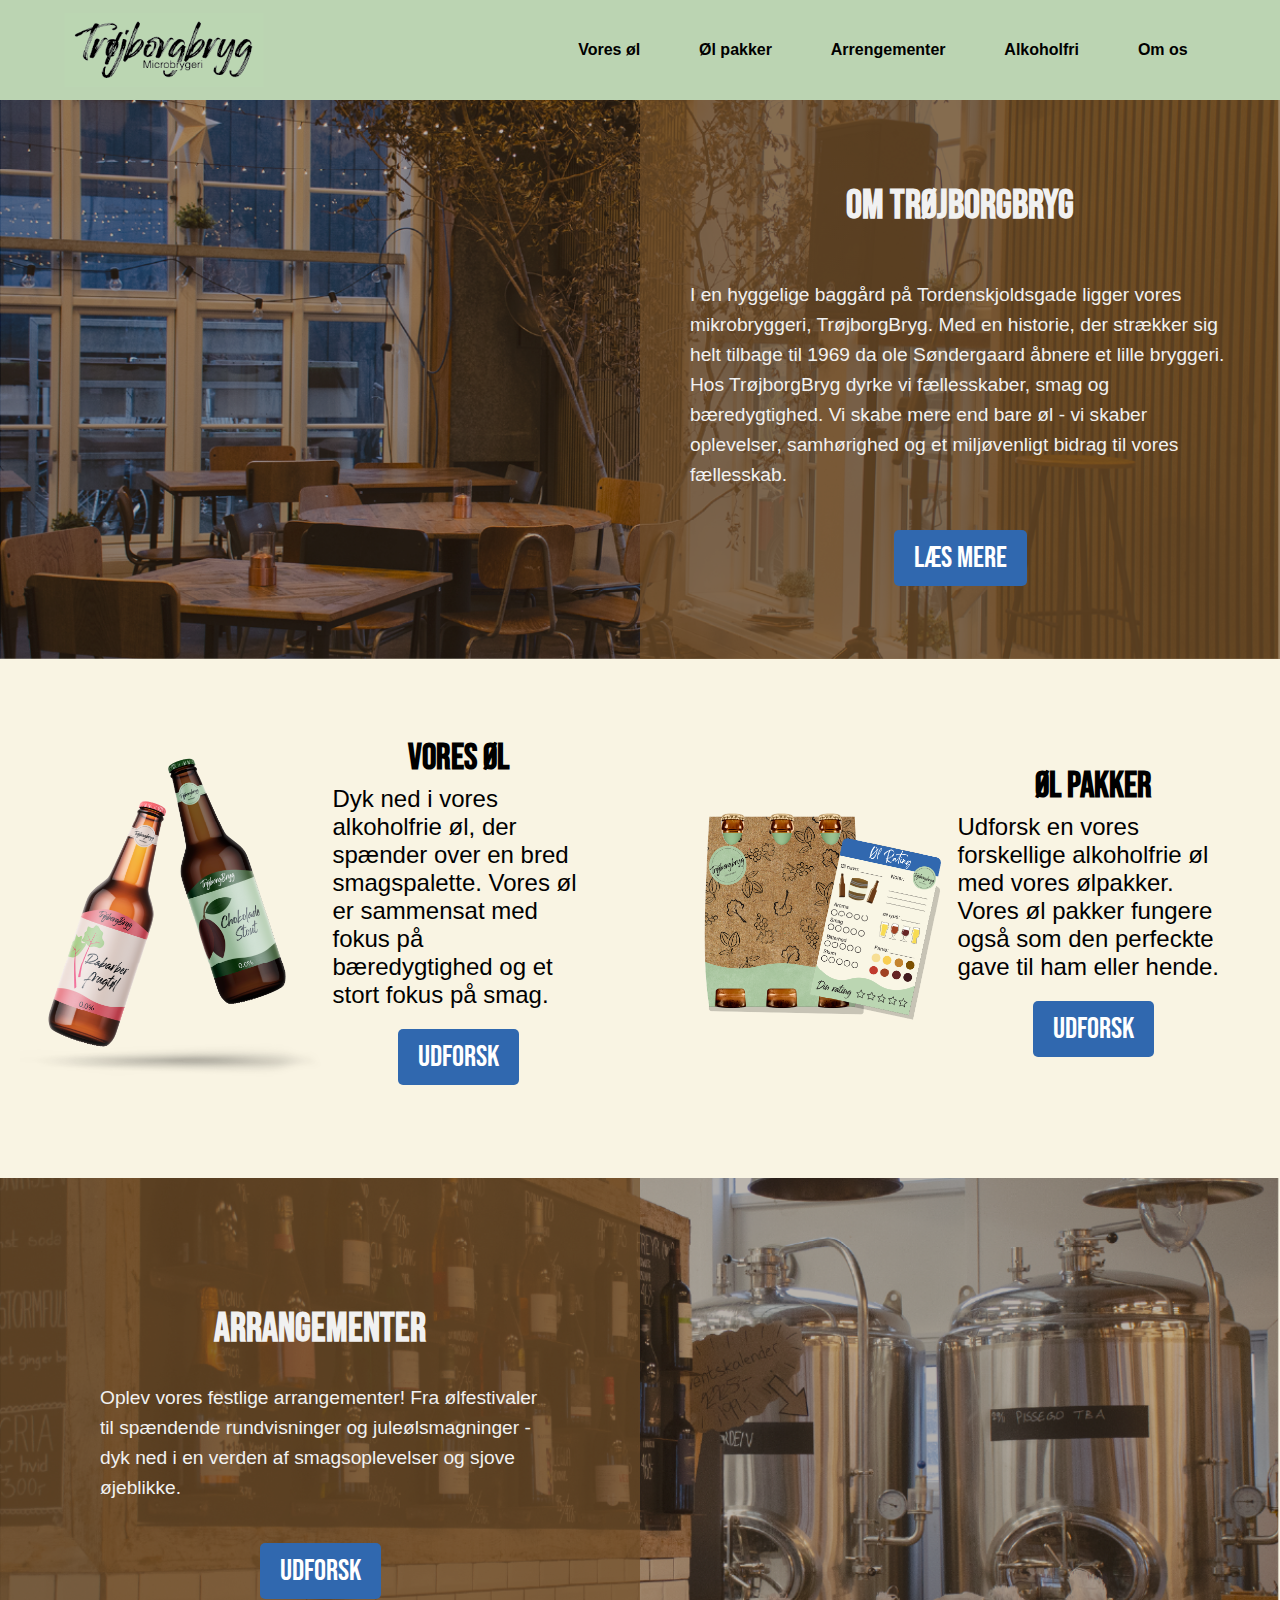
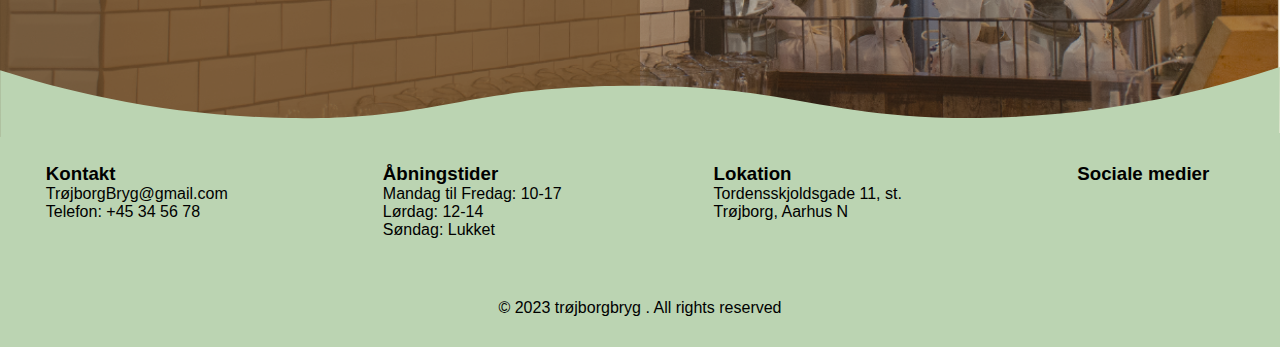
<file: index.html>
<!DOCTYPE html>
<html lang="da">
<head>
    <!-- SEO -->
    <meta charset="UTF-8">
    <meta name="viewport" content="width=device-width, initial-scale=1.0">
    <meta property="og:type" content="website">
    <meta property="og:title" content="trojborgbryg">
    <meta property="og:site_name" content="trojborgbryg">
    <meta property="og:description" content="TrøjborgBryg - alkoholfri øl">
    <meta name="description" content="TrøjborgBryg - alkoholfri øl -  historien bag trøjborgbryg, udvag af øl, ølpakker og arrangementer">
    <meta name="keywords" content="trøjborgbryg, øl, alkoholfri, bryghus, microbryggeri, aarhus, smag, frisk, pakker, arrengementer, øl smagning">
    <meta name="author" content="Anna Vinge">
    <meta name="geo.placename" content="Aarhus">
    <meta property="og:url" content="https://trojborgbryg.annavinge.dk/">
    <meta property="og:locale" content="da_dk">
    <meta name="format-detection" content="telephone=no">
    <!-- SEO slut -->

    <title>TrøjborgBryg · Aarhus, danmark</title>
    <link rel="stylesheet" href="https://cdnjs.cloudflare.com/ajax/libs/font-awesome/6.4.0/css/all.min.css" integrity="sha512-iecdLmaskl7CVkqkXNQ/ZH/XLlvWZOJyj7Yy7tcenmpD1ypASozpmT/E0iPtmFIB46ZmdtAc9eNBvH0H/ZpiBw==" crossorigin="anonymous" referrerpolicy="no-referrer">
    
    <!--Favicon-->
    <link rel="icon" type="image/x-icon" href="/img/favicon.png">
    
    <!-- stylesheet -->
    <link rel="stylesheet" href="css/style.css">

</head>
<body>
    <header>
        <nav class="nav-bar">
            <input id="nav-toggle" type="checkbox">
            <a href="../index.html" class="logo"><img src="img/logo.png" alt="trojborgbryg logo"></a>
    
            <ul class="links">
                <li><a href="../sider/vores-ol.html">Vores øl</a></li>
                <li><a href="../sider/ol-pakker.html">Øl pakker</a></li>
                <li><a href="#arrengementer">Arrengementer</a></li>
                <li><a href="#alkoholfri">Alkoholfri</a></li>
                <li><a href="../sider/om-os.html">Om os</a></li>
                <li class="hamburger-cart-container">
                    <div class="cart-container">
                        <a href="#kurv"><i class="fa-solid fa-cart-shopping"></i></a>
                    </div>
                </li>
            </ul>
    
            <div class="icon-burger">
                <div>
                    <a href="#kurv" class="hamburger-cart-container-2"><i class="fa-solid fa-cart-shopping"></i></a>
                </div>
                <label for="nav-toggle" aria-label="burger-menu">
                    <span class="line"></span>
                    <span class="line"></span>
                    <span class="line"></span>
                </label>
            </div>
                
        </nav>
    </header>

<main>

<!-- Om Trøjborg Sektion stater -->

    <div class="om-artikel">
        <!-- <figure>
            <img id="responsive-image-1" src="img/banner/lokale-banner.webp" alt="bryghus lokale">
        </figure> -->

        <picture>
            <source class="" media="(min-width: 480px)" srcset="img/banner/lokale.webp">
            <source class="" media="(max-width: 480px)" srcset="img/banner/lokale-mobil.webp">
            <img src="img/banner/lokale.webp" alt="microbryggeriets lokale">
        </picture>

        <section class="om-section">
            <h1>Om TrøjborgBryg</h1>
            <p>
                I en hyggelige baggård på Tordenskjoldsgade ligger vores mikrobryggeri, TrøjborgBryg. Med en historie, der strækker sig helt tilbage til 1969 da ole Søndergaard åbnere et lille bryggeri.

                Hos TrøjborgBryg dyrke vi fællesskaber, smag og bæredygtighed. Vi skabe mere end bare øl - vi skaber oplevelser, samhørighed og et miljøvenligt bidrag til vores fællesskab.
            </p>
            <div class="butten-container">
                <a href="sider/om-os.html" class="my-button">læs mere</a>
            </div>
        </section>
    </div>

<!-- Øl udvalg starter -->

    <img src="img/baggrund/baggrund-2.svg" alt="bue" class="bue">

    <article class="ol-artikel">    
        <figure class="ol-udvalg">
            <img src="img/ol/ol-udvalg.webp" alt="oel udvalg" >
        </figure>
        <div class="indhold indhold-1">
            <h2>Vores øl</h2>
            <p>Dyk ned i vores alkoholfrie øl, der spænder over en bred smagspalette. Vores øl er sammensat med fokus på bæredygtighed og et stort fokus på smag. </p>
            <div class="butten-container">
                <a href="sider/vores-ol.html" class="my-button">Udforsk</a>
            </div>
            
        </div>

        <figure class="smagskasse-billede">
            <img src="img/ol/smagskasse.webp" alt="smagskasse med rating kort" class="smagskasse">
        </figure>
        <div class="indhold">
            <h2>øl pakker</h2>
            <p>Udforsk en vores forskellige alkoholfrie øl med vores ølpakker. Vores øl pakker fungere også som den perfeckte gave til ham eller hende.</p>
            <div class="butten-container">
                <a href="sider/ol-pakker.html" class="my-button">Udforsk</a>
            </div>
        </div>  

    </article>

 
<!-- Om arktiviteter starter -->

<div class="om-arktiviteter">
    <img src="img/baggrund/baggrund-1.svg" alt="boelge" class="bolge">


    <picture>
        <source class="" media="(min-width: 480px)" srcset="img/banner/bar.webp">
        <source class="" media="(max-width: 480px)" srcset="img/banner/bar-mobil.webp">
        <img src="img/banner/bar.webp" alt="microbryggeriest bar">
    </picture>

    <!-- <figure class="over">
        <img id="responsive-image-2" src="img/banner/bar-banner-2.webp" alt="" class="bryghus-banner">
    </figure> -->

    
    
    <section class="arktiviteter">
        <h2>arrangementer</h2>
        <p>Oplev vores festlige arrangementer! Fra ølfestivaler til spændende rundvisninger og juleølsmagninger - dyk ned i en verden af smagsoplevelser og sjove øjeblikke.</p>
        <div class="butten-container">
            <a href="#arktiviteter" class="my-button">Udforsk</a>
        </div>
    </section>

    <img src="img/baggrund/baggrund-3.svg" alt="boelge i bunden" class="bundbolge">
</div>


</main>

<footer>
    <div class="footer">
        <div class="footer-content">
            <h3>Kontakt</h3>
            <p>TrøjborgBryg@gmail.com</p>
            <p>Telefon: +45 34 56 78</p>
        
        </div>
        <div class="footer-content">
            <h3>Åbningstider</h3>
            <p>Mandag til Fredag: 10-17</p>
            <p>Lørdag: 12-14</p>
            <p>Søndag: Lukket</p>
        </div>
        <div class="footer-content">
            <h3>Lokation</h3>
            <p>Tordensskjoldsgade 11, st.</p>
            <p>Trøjborg, Aarhus N</p>
        </div>
        <div class="footer-content">
            <h3>Sociale medier</h3>
            <ul class="social-icons">
             <li><a href=""><i class="fab fa-facebook"></i></a></li>
             <li><a href=""><i class="fab fa-twitter"></i></a></li>
             <li><a href=""><i class="fab fa-instagram"></i></a></li>
             <li><a href=""><i class="fab fa-linkedin"></i></a></li>
            </ul>
            </div>
    </div>
    <div class="bottom-bar">
        <p>&copy; 2023 trøjborgbryg . All rights reserved</p>
    </div>
</footer>
    
</body>
</html>
</file>
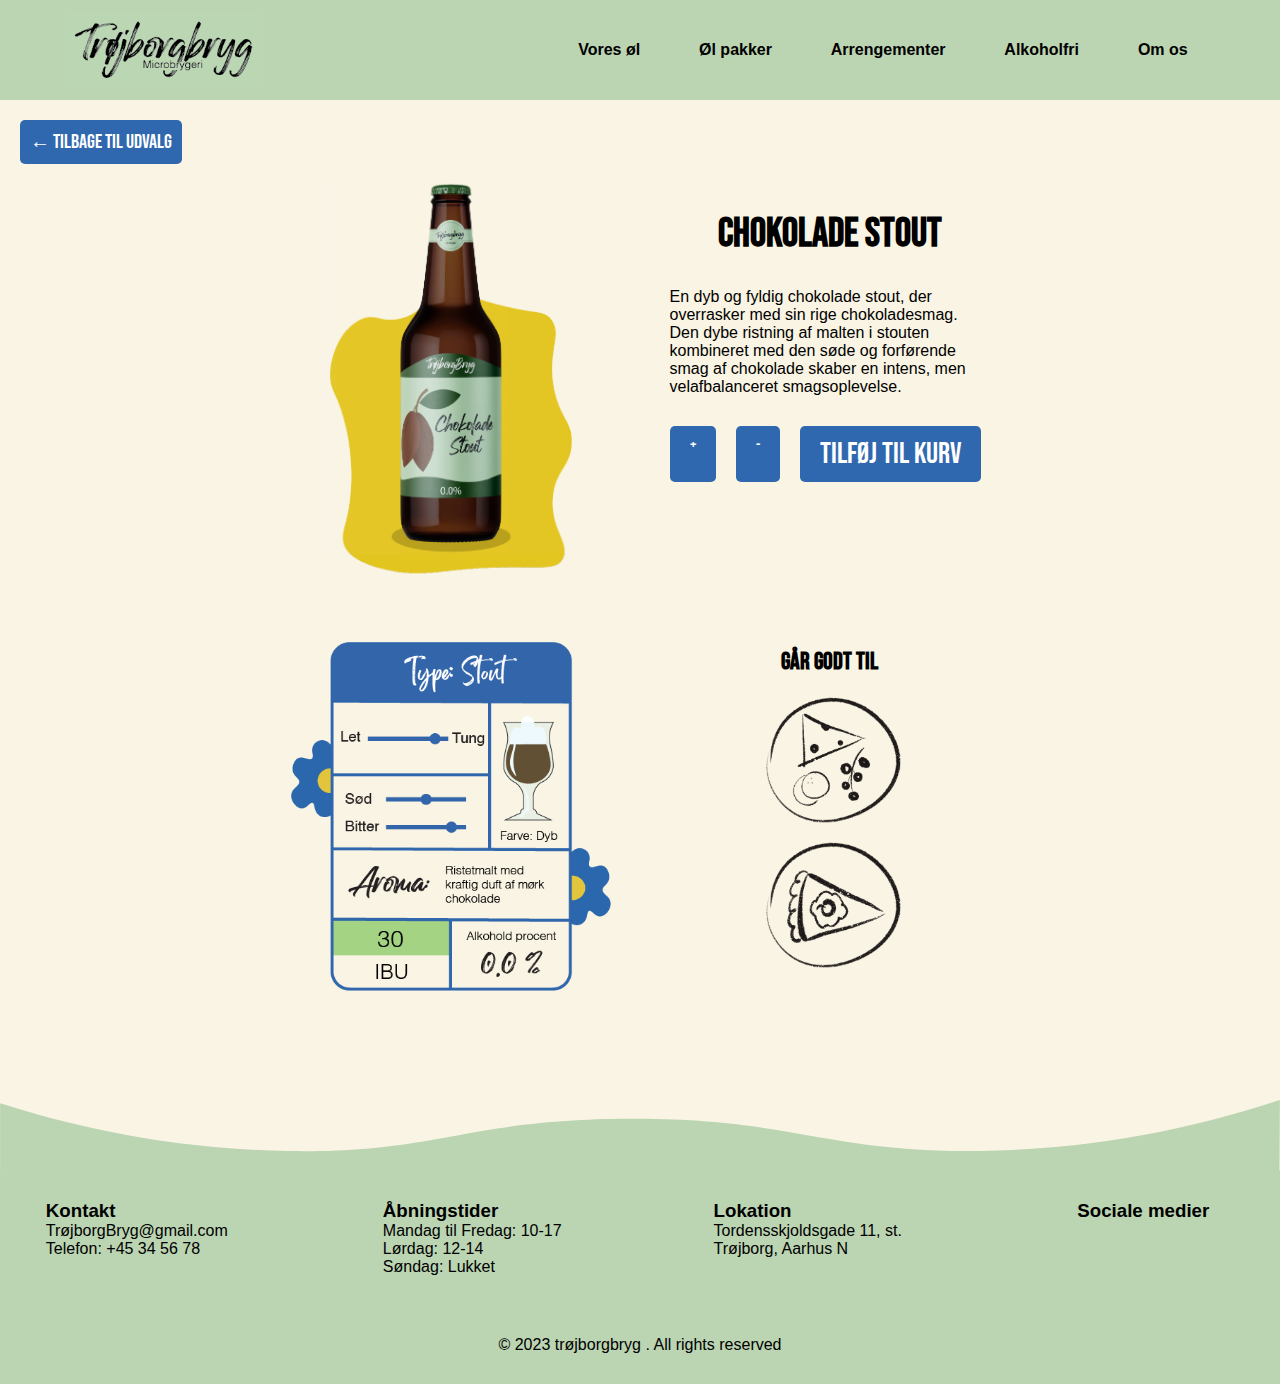
<file: sider/chokolade.html>
<!DOCTYPE html>
<html lang="da">
    <head>
        <!-- SEO -->
        <meta charset="UTF-8">
        <meta name="viewport" content="width=device-width, initial-scale=1.0">
        <meta property="og:type" content="website">
        <meta property="og:title" content="trojborgbryg">
        <meta property="og:site_name" content="trojborgbryg">
        <meta property="og:description" content="TrøjborgBryg - alkoholfri øl">
        <meta name="description" content="TrøjborgBryg - alkoholfri øl - chokolade stout">
        <meta name="keywords" content="trøjborgbryg, øl, alkoholfri, bryghus, microbryggeri, aarhus, smag, frisk, pakker, arrengementer,">
        <meta name="author" content="Anna Vinge">
        <meta name="geo.placename" content="Aarhus">
        <meta property="og:url" content="https://trojborgbryg.annavinge.dk/">
        <meta property="og:locale" content="da_dk">
        <meta name="format-detection" content="telephone=no">
        <!-- SEO slut -->
    
        <title>TrøjborgBryg · Aarhus, danmark</title>
        <link rel="stylesheet" href="https://cdnjs.cloudflare.com/ajax/libs/font-awesome/6.4.0/css/all.min.css" integrity="sha512-iecdLmaskl7CVkqkXNQ/ZH/XLlvWZOJyj7Yy7tcenmpD1ypASozpmT/E0iPtmFIB46ZmdtAc9eNBvH0H/ZpiBw==" crossorigin="anonymous" referrerpolicy="no-referrer">
        
        <!--Favicon-->
        <link rel="icon" type="image/x-icon" href="/img/favicon.png">
        
        <!-- stylesheet -->
        <link rel="stylesheet" href="../css/style.css">
    
    </head>
<body>
    <header>
        <nav class="nav-bar">
            <input id="nav-toggle" type="checkbox">
            <a href="../index.html" class="logo"><img src="../img/logo.png" alt="trojborgbryg logo"></a>
    
            <ul class="links">
                <li><a href="../sider/vores-ol.html">Vores øl</a></li>
                <li><a href="../sider/ol-pakker.html">Øl pakker</a></li>
                <li><a href="#arrengementer">Arrengementer</a></li>
                <li><a href="#alkoholfri">Alkoholfri</a></li>
                <li><a href="../sider/om-os.html">Om os</a></li>
                <li class="hamburger-cart-container">
                    <div class="cart-container">
                        <a href="#kurv"><i class="fa-solid fa-cart-shopping"></i></a>
                    </div>
                </li>
            </ul>
    
            <div class="icon-burger">
                <div>
                    <a href="#kurv" class="hamburger-cart-container-2"><i class="fa-solid fa-cart-shopping"></i></a>
                </div>
                <label for="nav-toggle" aria-label="burger-menu">
                    <span class="line"></span>
                    <span class="line"></span>
                    <span class="line"></span>
                </label>
            </div>
                
        </nav>
    </header>

<main>

    <a href="../sider/vores-ol.html" class="tilbage-knap"> ← Tilbage til udvalg</a>

    <div class="info">
        <figure class="ol-billede">
            <img src="../img/ol/chokolade-stout.webp"  alt="chokolade stout">
        </figure>
        <section class="beskrivelse">
            <h1>Chokolade stout</h1>
            <p>En dyb og fyldig chokolade stout, der overrasker med sin rige chokoladesmag. Den dybe ristning af malten i stouten kombineret med den søde og forførende smag af chokolade skaber en intens, men velafbalanceret smagsoplevelse. 
            </p>
            <div class="lig-i-kurv">
                <a href="#" class="plus-button">+</a>
                <a href="#" class="plus-button">-</a>
                <a href="#" class="my-button">Tilføj til kurv</a>
            </div>
        </section>
        <figure class="info-svg">
            <img src="../img/info/chokolade-info.png"  alt="info kort om oel">
        </figure>
        <section class="mad-1">
            <h2>Går godt til</h2>
            <figure class="mad">
                <img src="../img/mad/ost.png" alt="tegning af ost">
            </figure>
            <figure class="mad">
                <img src="../img/mad/kage.png" alt="tegning af kage">
            </figure>
        </section>
    </div>

    <figure>
        <img src="../img/baggrund/baggrund-3.svg" alt="boelge">
    </figure>

</main>

<footer>
    <div class="footer">
        <div class="footer-content">
            <h3>Kontakt</h3>
            <p>TrøjborgBryg@gmail.com</p>
            <p>Telefon: +45 34 56 78</p>
        
        </div>
        <div class="footer-content">
            <h3>Åbningstider</h3>
            <p>Mandag til Fredag: 10-17</p>
            <p>Lørdag: 12-14</p>
            <p>Søndag: Lukket</p>
        </div>
        <div class="footer-content">
            <h3>Lokation</h3>
            <p>Tordensskjoldsgade 11, st.</p>
            <p>Trøjborg, Aarhus N</p>
        </div>
        <div class="footer-content">
            <h3>Sociale medier</h3>
            <ul class="social-icons">
             <li><a href=""><i class="fab fa-facebook"></i></a></li>
             <li><a href=""><i class="fab fa-twitter"></i></a></li>
             <li><a href=""><i class="fab fa-instagram"></i></a></li>
             <li><a href=""><i class="fab fa-linkedin"></i></a></li>
            </ul>
            </div>
    </div>
    <div class="bottom-bar">
        <p>&copy; 2023 trøjborgbryg . All rights reserved</p>
    </div>
</footer>
    
</body>
</html>
</file>
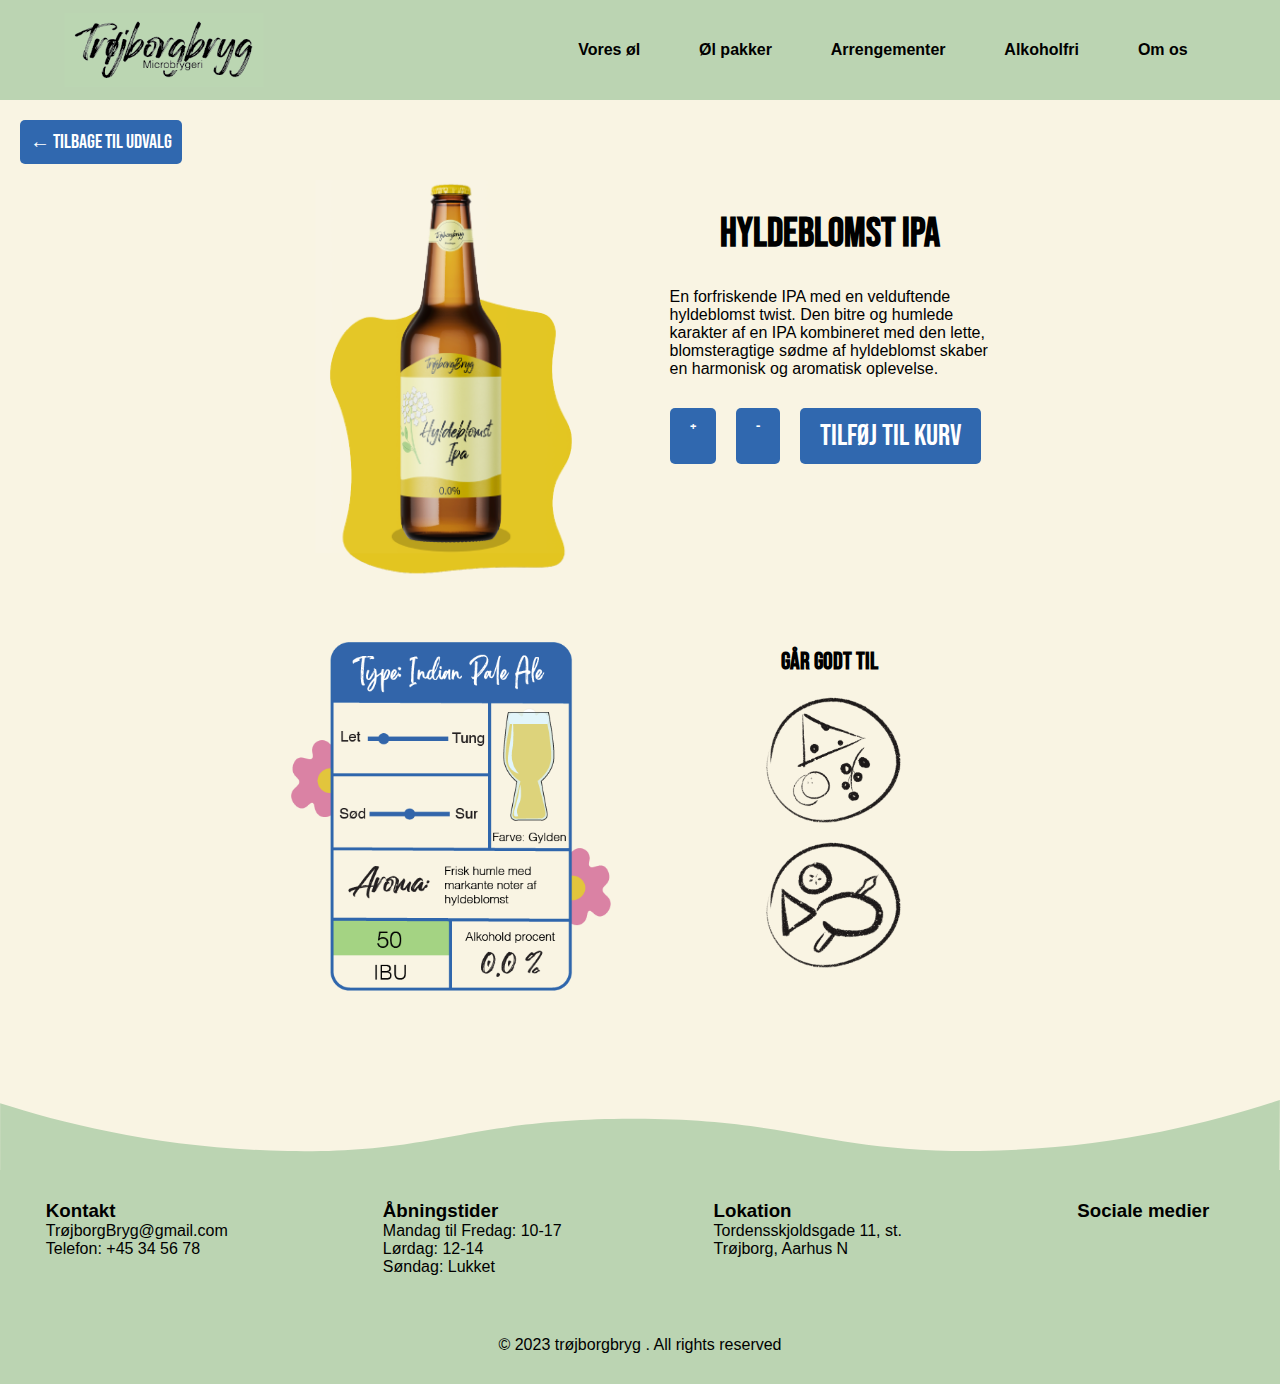
<file: sider/hyldeblomst.html>
<!DOCTYPE html>
<html lang="da">
    <head>
        <!-- SEO -->
        <meta charset="UTF-8">
        <meta name="viewport" content="width=device-width, initial-scale=1.0">
        <meta property="og:type" content="website">
        <meta property="og:title" content="trojborgbryg">
        <meta property="og:site_name" content="trojborgbryg">
        <meta property="og:description" content="TrøjborgBryg - alkoholfri øl">
        <meta name="description" content="TrøjborgBryg - alkoholfri øl - hyldeblomst ipa">
        <meta name="keywords" content="trøjborgbryg, øl, alkoholfri, bryghus, microbryggeri, aarhus, smag, frisk, pakker, arrengementer,">
        <meta name="author" content="Anna Vinge">
        <meta name="geo.placename" content="Aarhus">
        <meta property="og:url" content="https://trojborgbryg.annavinge.dk/">
        <meta property="og:locale" content="da_dk">
        <meta name="format-detection" content="telephone=no">
        <!-- SEO slut -->
    
        <title>TrøjborgBryg · Aarhus, danmark</title>
        <link rel="stylesheet" href="https://cdnjs.cloudflare.com/ajax/libs/font-awesome/6.4.0/css/all.min.css" integrity="sha512-iecdLmaskl7CVkqkXNQ/ZH/XLlvWZOJyj7Yy7tcenmpD1ypASozpmT/E0iPtmFIB46ZmdtAc9eNBvH0H/ZpiBw==" crossorigin="anonymous" referrerpolicy="no-referrer">
        
        <!--Favicon-->
        <link rel="icon" type="image/x-icon" href="/img/favicon.png">
        
        <!-- stylesheet -->
        <link rel="stylesheet" href="../css/style.css">
    
    </head>
<body>
    <header>
        <nav class="nav-bar">
            <input id="nav-toggle" type="checkbox">
            <a href="../index.html" class="logo"><img src="../img/logo.png" alt="trojborgbryg logo"></a>
    
            <ul class="links">
                <li><a href="../sider/vores-ol.html">Vores øl</a></li>
                <li><a href="../sider/ol-pakker.html">Øl pakker</a></li>
                <li><a href="#arrengementer">Arrengementer</a></li>
                <li><a href="#alkoholfri">Alkoholfri</a></li>
                <li><a href="../sider/om-os.html">Om os</a></li>
                <li class="hamburger-cart-container">
                    <div class="cart-container">
                        <a href="#kurv"><i class="fa-solid fa-cart-shopping"></i></a>
                    </div>
                </li>
            </ul>
    
            <div class="icon-burger">
                <div>
                    <a href="#kurv" class="hamburger-cart-container-2"><i class="fa-solid fa-cart-shopping"></i></a>
                </div>
                <label for="nav-toggle" aria-label="burger-menu">
                    <span class="line"></span>
                    <span class="line"></span>
                    <span class="line"></span>
                </label>
            </div>
                
        </nav>
    </header>

<main>

    <a href="../sider/vores-ol.html" class="tilbage-knap"> ← Tilbage til udvalg</a>

    <div class="info">
        <figure class="ol-billede">
            <img src="../img/ol/hyldeblomst-ipa.webp"  alt="hyldeblomst ipa">
        </figure>
        <section class="beskrivelse">
            <h1>Hyldeblomst Ipa</h1>
            <p>En forfriskende IPA med en velduftende hyldeblomst twist. Den bitre og humlede karakter af en IPA kombineret med den lette, blomsteragtige sødme af hyldeblomst skaber en harmonisk og aromatisk oplevelse.
            </p>
            <div class="lig-i-kurv">
                <a href="#" class="plus-button">+</a>
                <a href="#" class="plus-button">-</a>
                <a href="#" class="my-button">Tilføj til kurv</a>
            </div>
        </section>
        <figure class="info-svg">
            <img src="../img/info/hylde-info.png"  alt="info kort om oel">
        </figure>
        <section class="mad-1">
            <h2>Går godt til</h2>
            <figure class="mad">
                <img src="../img/mad/ost.png" alt="tegning af ost">
            </figure>
            <figure class="mad">
                <img src="../img/mad/fisk.png" alt="tegning af fisk">
            </figure>
        </section>
    </div>

    <figure>
        <img src="../img/baggrund/baggrund-3.svg" alt="boelge">
    </figure>

</main>

<footer>
    <div class="footer">
        <div class="footer-content">
            <h3>Kontakt</h3>
            <p>TrøjborgBryg@gmail.com</p>
            <p>Telefon: +45 34 56 78</p>
        
        </div>
        <div class="footer-content">
            <h3>Åbningstider</h3>
            <p>Mandag til Fredag: 10-17</p>
            <p>Lørdag: 12-14</p>
            <p>Søndag: Lukket</p>
        </div>
        <div class="footer-content">
            <h3>Lokation</h3>
            <p>Tordensskjoldsgade 11, st.</p>
            <p>Trøjborg, Aarhus N</p>
        </div>
        <div class="footer-content">
            <h3>Sociale medier</h3>
            <ul class="social-icons">
             <li><a href=""><i class="fab fa-facebook"></i></a></li>
             <li><a href=""><i class="fab fa-twitter"></i></a></li>
             <li><a href=""><i class="fab fa-instagram"></i></a></li>
             <li><a href=""><i class="fab fa-linkedin"></i></a></li>
            </ul>
            </div>
    </div>
    <div class="bottom-bar">
        <p>&copy; 2023 trøjborgbryg . All rights reserved</p>
    </div>
</footer>
    
</body>
</html>
</file>
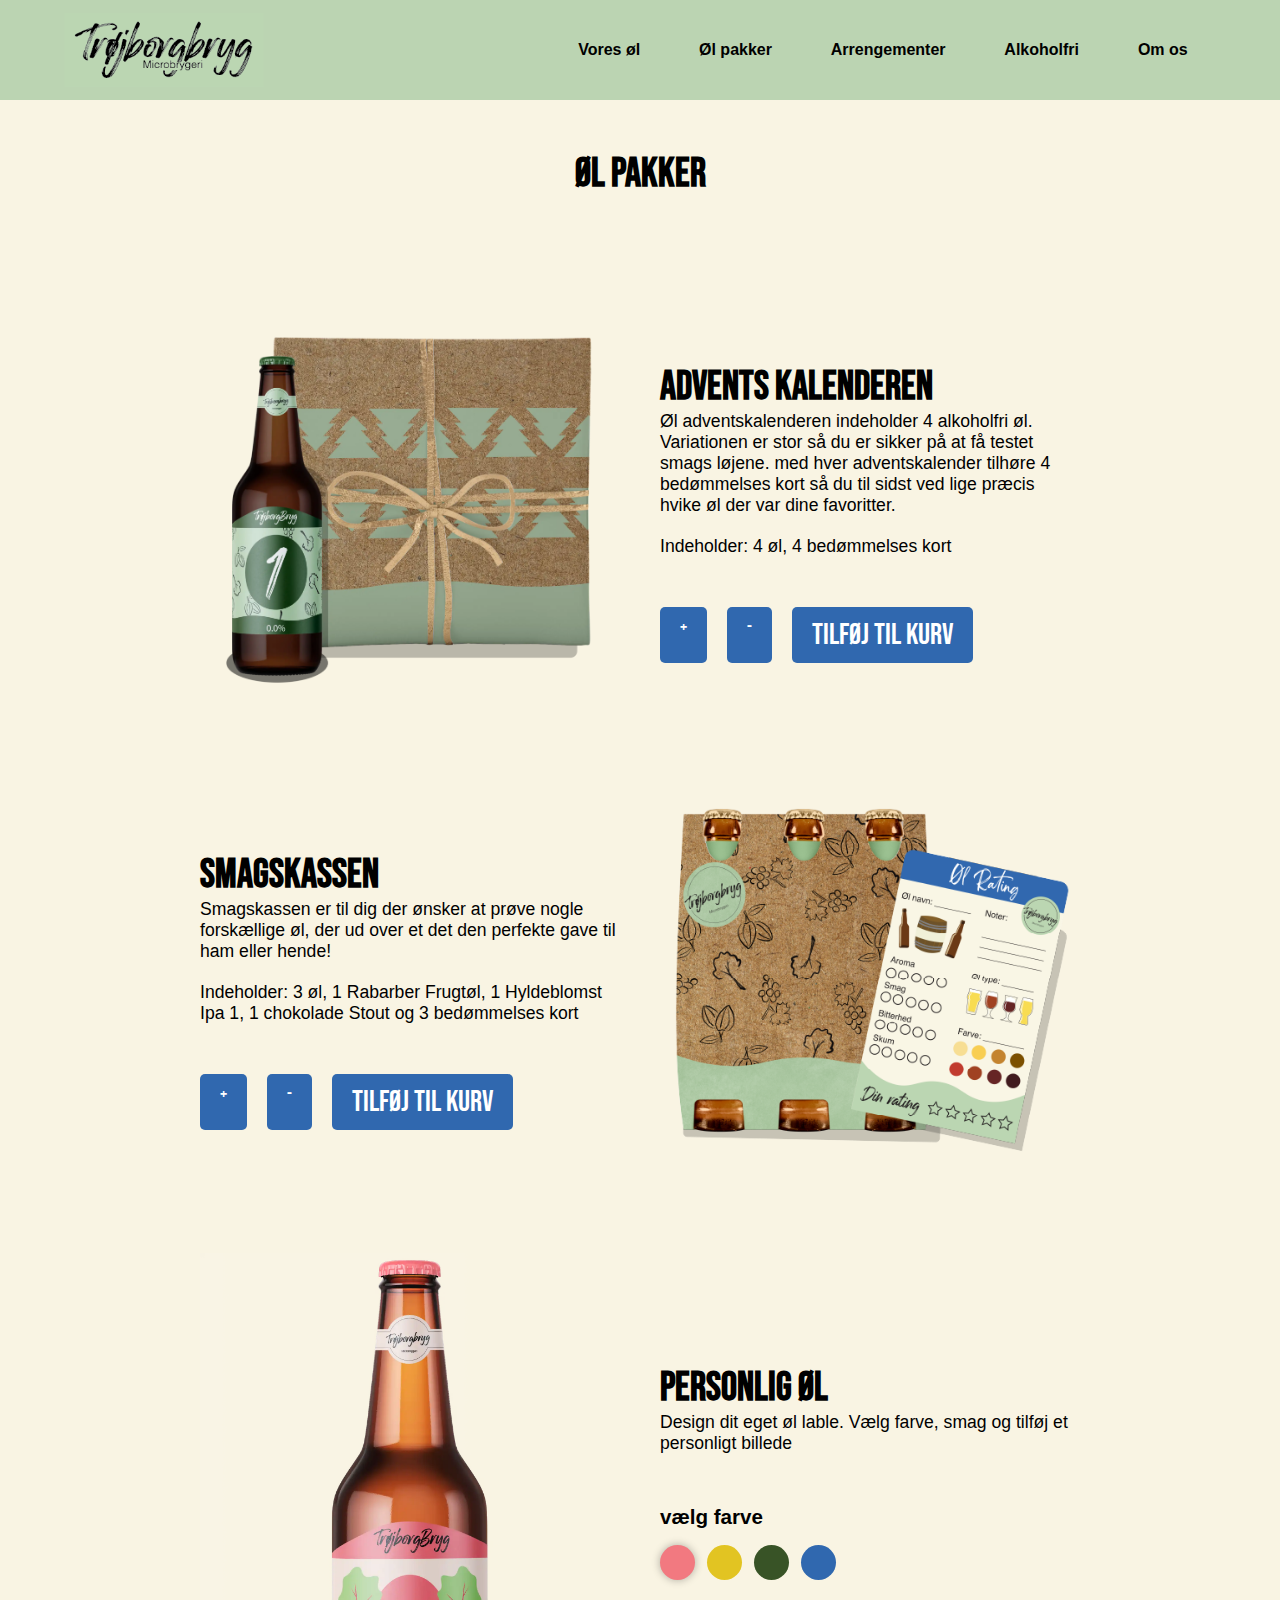
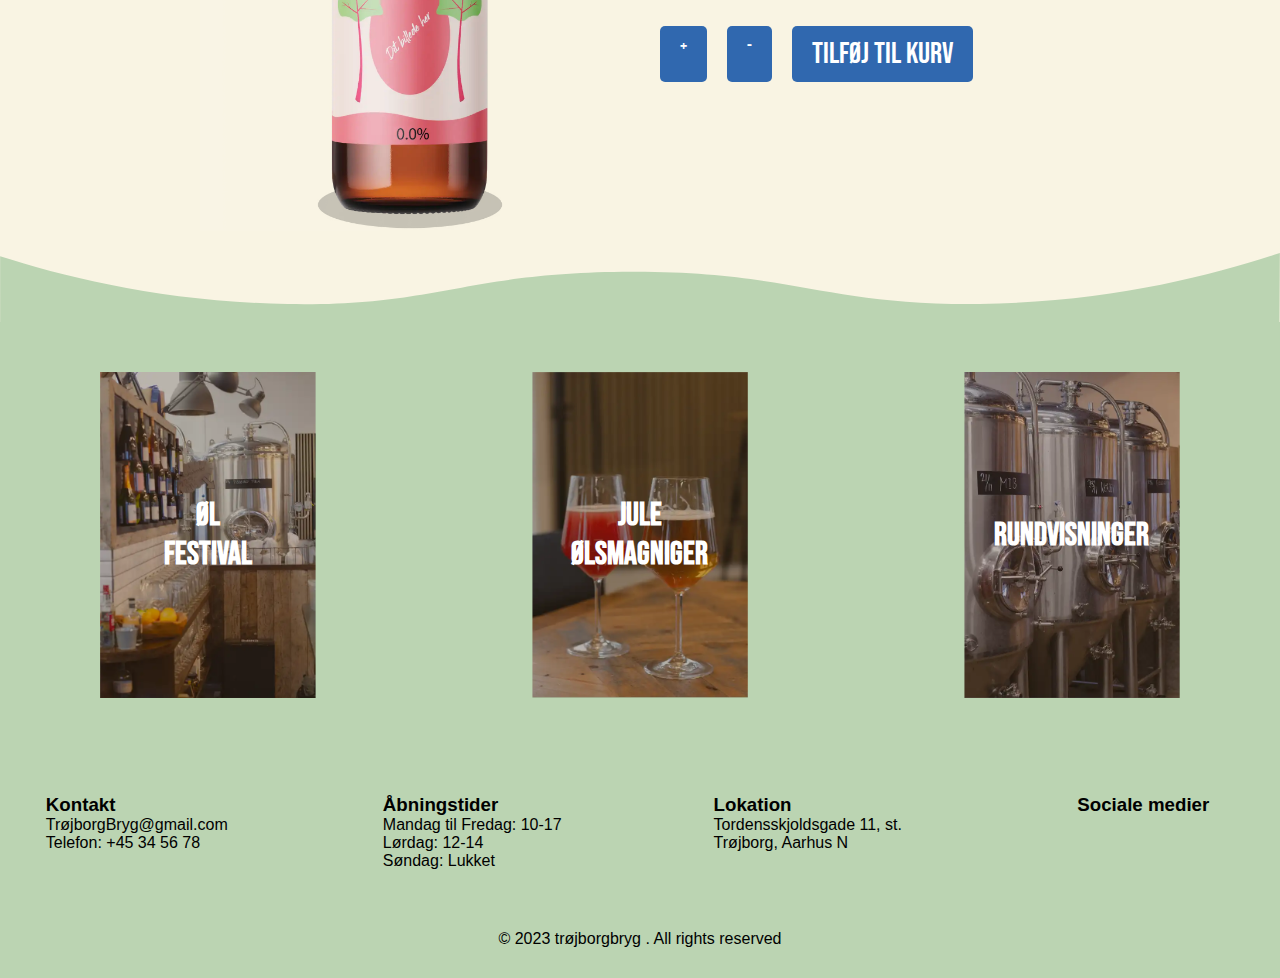
<file: sider/ol-pakker.html>
<!DOCTYPE html>
<html lang="da">
    <head>
        <!-- SEO -->
        <meta charset="UTF-8">
        <meta name="viewport" content="width=device-width, initial-scale=1.0">
        <meta property="og:type" content="website">
        <meta property="og:title" content="trojborgbryg">
        <meta property="og:site_name" content="trojborgbryg">
        <meta property="og:description" content="TrøjborgBryg - alkoholfri øl">
        <meta name="description" content="TrøjborgBryg - alkoholfri øl - ølpakke udvalg, smagskasse, adventskalender og en personlig øl med lable man skav kan designe">
        <meta name="keywords" content="trøjborgbryg, øl, alkoholfri, bryghus, microbryggeri, aarhus, smag, frisk, pakker, arrengementer,">
        <meta name="author" content="Anna Vinge">
        <meta name="geo.placename" content="Aarhus">
        <meta property="og:url" content="https://trojborgbryg.annavinge.dk/">
        <meta property="og:locale" content="da_dk">
        <meta name="format-detection" content="telephone=no">
        <!-- SEO slut -->
    
        <title>TrøjborgBryg · Aarhus, danmark</title>
        <link rel="stylesheet" href="https://cdnjs.cloudflare.com/ajax/libs/font-awesome/6.4.0/css/all.min.css" integrity="sha512-iecdLmaskl7CVkqkXNQ/ZH/XLlvWZOJyj7Yy7tcenmpD1ypASozpmT/E0iPtmFIB46ZmdtAc9eNBvH0H/ZpiBw==" crossorigin="anonymous" referrerpolicy="no-referrer">
        
        <!--Favicon-->
        <link rel="icon" type="image/x-icon" href="/img/favicon.png">
        
        <!-- stylesheet -->
        <link rel="stylesheet" href="../css/style.css">
    
    </head>
<body>
    <header>
        <nav class="nav-bar">
            <input id="nav-toggle" type="checkbox">
            <a href="../index.html" class="logo"><img src="../img/logo.png" alt="trojborgbryg logo"></a>
    
            <ul class="links">
                <li><a href="../sider/vores-ol.html">Vores øl</a></li>
                <li><a href="../sider/ol-pakker.html">Øl pakker</a></li>
                <li><a href="#arrengementer">Arrengementer</a></li>
                <li><a href="#alkoholfri">Alkoholfri</a></li>
                <li><a href="../sider/om-os.html">Om os</a></li>
                <li class="hamburger-cart-container">
                    <div class="cart-container">
                        <a href="#kurv"><i class="fa-solid fa-cart-shopping"></i></a>
                    </div>
                </li>
            </ul>
    
            <div class="icon-burger">
                <div>
                    <a href="#kurv" class="hamburger-cart-container-2"><i class="fa-solid fa-cart-shopping"></i></a>
                </div>
                <label for="nav-toggle" aria-label="burger-menu">
                    <span class="line"></span>
                    <span class="line"></span>
                    <span class="line"></span>
                </label>
            </div>
                
        </nav>
    </header>

    <main>

        <article class="overskrift">
            <i class="fa-solid fa-filter"></i>
            <h1>Øl pakker</h1>
            <i class="fa-solid fa-magnifying-glass"></i>
        </article>

    <div class="ol-pakker">
        <figure>
            <img src="../img/ol/adventskalender.webp" alt="oel adventskalender">
        </figure>
        <section class="ol-info">
            <h4>Advents kalenderen</h4>
            <p>Øl adventskalenderen indeholder 4 alkoholfri øl. Variationen er stor så du er sikker på at få testet smags løjene. med hver adventskalender tilhøre 4 bedømmelses kort så du til sidst ved lige præcis hvike øl der var dine favoritter.
            </p>
            <p class="indeholder">Indeholder: 4 øl, 4 bedømmelses kort
            </p>
            <div class="lig-i-kurv">
                <a href="#" class="plus-button">+</a>
                <a href="#" class="plus-button">-</a>
                <a href="#" class="my-button">Tilføj til kurv</a>
            </div>
        </section>
        <figure class="figure-1">
            <img src="../img/ol/smagskasse.webp" alt="smagskasse med rating kort">
        </figure>
        <section class="ol-info">
            <h4>Smagskassen</h4>
            <p>Smagskassen er til dig der ønsker at prøve nogle forskællige øl, der ud over et det den perfekte gave til ham eller hende!
            </p>
            <p class="indeholder">Indeholder: 3 øl, 1 Rabarber Frugtøl, 1 Hyldeblomst Ipa 1, 1 chokolade Stout og 3 bedømmelses kort
            </p>
            <div class="lig-i-kurv">
                <a href="#" class="plus-button">+</a>
                <a href="#" class="plus-button">-</a>
                <a href="#" class="my-button">Tilføj til kurv</a>
            </div>
        </section>
        <figure class="figure-2">
            <img src="../img/ol/smagskasse.webp" alt="smagskasse med rating kort" >
        </figure>
        <!-- banner left -->
        <div class = "banner-right">
            <img src = "../img/personlig/personlig-lyseroed.webp" alt="personlig oel lyseroed">
        </div>
        <section class="ol-info">
            <div class = "banner-content">
          
                
                <!-- banner right -->
                <div class = "banner-left">
                  <h4>Personlig øl</h4>
                  <p>Design dit eget øl lable. Vælg farve, smag og tilføj et personligt billede
                  </p>
                  <div class = "color-content">
                    <h3>vælg farve</h3>
                    <div class = "color-groups">
                      <div class = "color color-lyseroed active-color"></div>
                      <div class = "color color-gul"></div>
                      <div class = "color color-groen"></div>
                      <div class = "color color-bla"></div>
      
                    </div>
                  </div>
                  <div class="lig-i-kurv">
                    <a href="#" class="plus-button">+</a>
                    <a href="#" class="plus-button">-</a>
                    <a href="#" class="my-button">Tilføj til kurv</a>
                  </div>
      
                </div>
      
              </div>
          
      
        </section>
    </div>

    <figure>
        <img src="../img/baggrund/baggrund-3.svg" alt="boelge">
    </figure>

    <div class="hendvisniger">
        <section>
            <a href="#arrengementer"><img src="../img/henvisninger/bar.webp" alt="Bryghusets bar"></a>
            <h3>Øl festival</h3>
        </section>
        <section>
            <a href="#arrengementer"><img src="../img/henvisninger/ol-smagning.webp" alt="Øl på et bord"></a>
            <h3>Jule ølsmagniger</h3>
        </section>
        <section>
            <a href="#arrengementer"><img src="../img/henvisninger/rundvisning.webp" alt="Øl bryganlæg"></a>
            <h3>Rundvisninger</h3>
        </section>
    </div> 

</main>


<footer>
    <div class="footer">
        <div class="footer-content">
            <h3>Kontakt</h3>
            <p>TrøjborgBryg@gmail.com</p>
            <p>Telefon: +45 34 56 78</p>
        
        </div>
        <div class="footer-content">
            <h3>Åbningstider</h3>
            <p>Mandag til Fredag: 10-17</p>
            <p>Lørdag: 12-14</p>
            <p>Søndag: Lukket</p>
        </div>
        <div class="footer-content">
            <h3>Lokation</h3>
            <p>Tordensskjoldsgade 11, st.</p>
            <p>Trøjborg, Aarhus N</p>
        </div>
        <div class="footer-content">
            <h3>Sociale medier</h3>
            <ul class="social-icons">
             <li><a href=""><i class="fab fa-facebook"></i></a></li>
             <li><a href=""><i class="fab fa-twitter"></i></a></li>
             <li><a href=""><i class="fab fa-instagram"></i></a></li>
             <li><a href=""><i class="fab fa-linkedin"></i></a></li>
            </ul>
            </div>
    </div>
    <div class="bottom-bar">
        <p>&copy; 2023 trøjborgbryg . All rights reserved</p>
    </div>
</footer>
<script src="../java/script.js"></script>
</body>
</html>
</file>
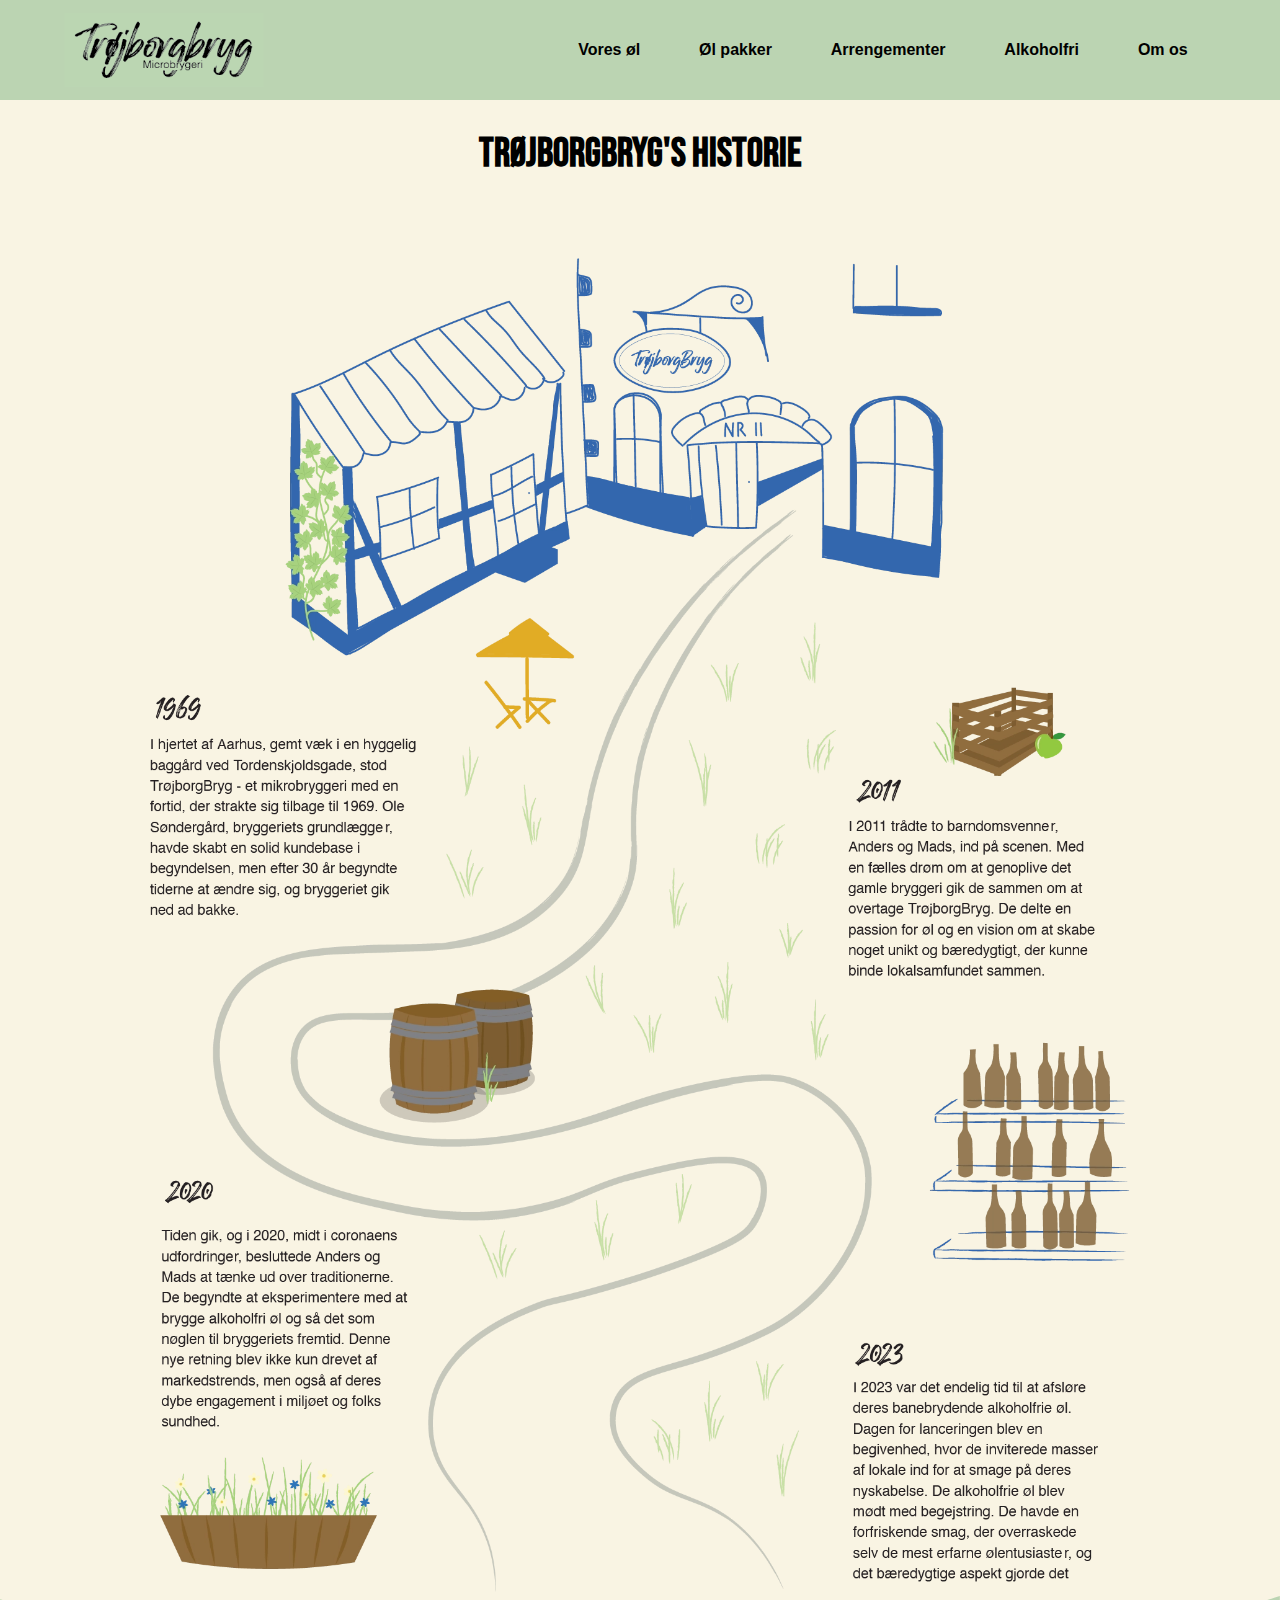
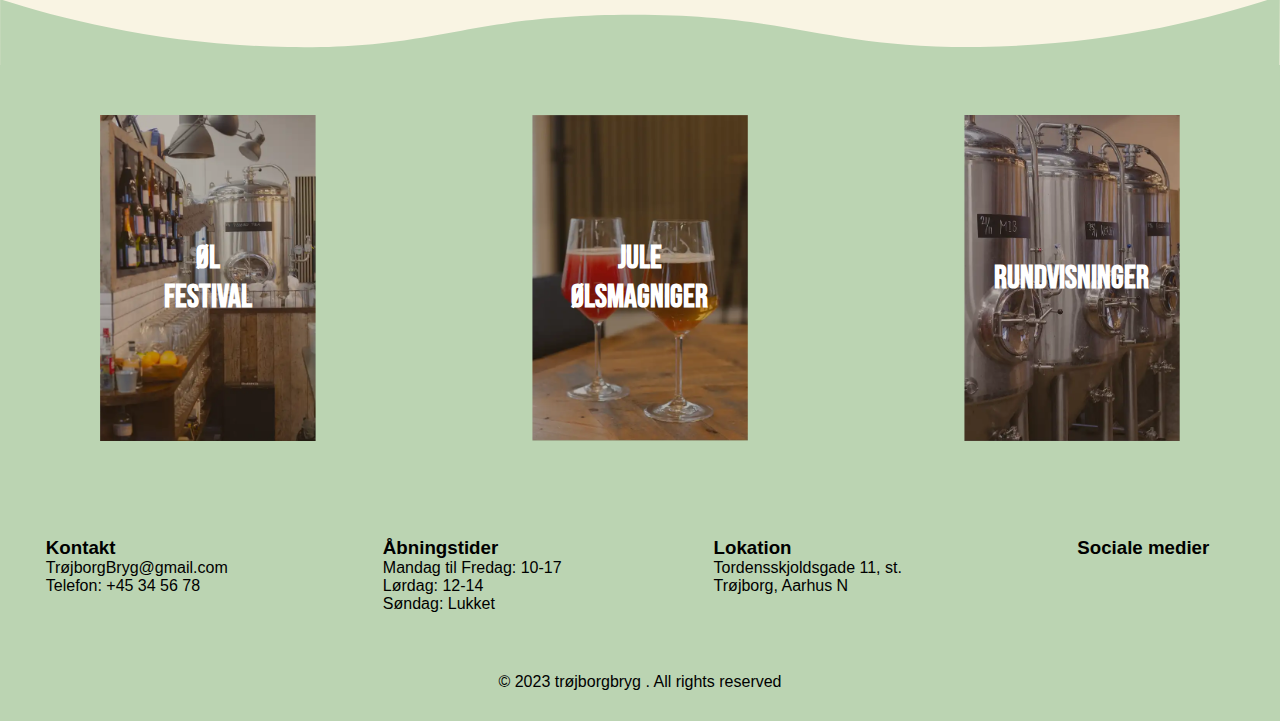
<file: sider/om-os.html>
<!DOCTYPE html>
<html lang="da">
    <head>
        <!-- SEO -->
        <meta charset="UTF-8">
        <meta name="viewport" content="width=device-width, initial-scale=1.0">
        <meta property="og:type" content="website">
        <meta property="og:title" content="trojborgbryg">
        <meta property="og:site_name" content="trojborgbryg">
        <meta property="og:description" content="TrøjborgBryg - alkoholfri øl">
        <meta name="description" content="TrøjborgBryg - alkoholfri øl - historien bag trøjborgbryg iform af en tidslinje">
        <meta name="keywords" content="trøjborgbryg, øl, alkoholfri, bryghus, microbryggeri, aarhus, smag, frisk, pakker, arrengementer,">
        <meta name="author" content="Anna Vinge">
        <meta name="geo.placename" content="Aarhus">
        <meta property="og:url" content="https://trojborgbryg.annavinge.dk/">
        <meta property="og:locale" content="da_dk">
        <meta name="format-detection" content="telephone=no">
        <!-- SEO slut -->
    
        <title>TrøjborgBryg · Aarhus, danmark</title>
        <link rel="stylesheet" href="https://cdnjs.cloudflare.com/ajax/libs/font-awesome/6.4.0/css/all.min.css" integrity="sha512-iecdLmaskl7CVkqkXNQ/ZH/XLlvWZOJyj7Yy7tcenmpD1ypASozpmT/E0iPtmFIB46ZmdtAc9eNBvH0H/ZpiBw==" crossorigin="anonymous" referrerpolicy="no-referrer">
        
        <!--Favicon-->
        <link rel="icon" type="image/x-icon" href="/img/favicon.png">
        
        <!-- stylesheet -->
        <link rel="stylesheet" href="../css/style.css">
    
    </head>
<body>
    <header>
        <nav class="nav-bar">
            <input id="nav-toggle" type="checkbox">
            <a href="../index.html" class="logo"><img src="../img/logo.png" alt="trojborgbryg logo"></a>
    
            <ul class="links">
                <li><a href="../sider/vores-ol.html">Vores øl</a></li>
                <li><a href="../sider/ol-pakker.html">Øl pakker</a></li>
                <li><a href="#arrengementer">Arrengementer</a></li>
                <li><a href="#alkoholfri">Alkoholfri</a></li>
                <li><a href="../sider/om-os.html">Om os</a></li>
                <li class="hamburger-cart-container">
                    <div class="cart-container">
                        <a href="#kurv"><i class="fa-solid fa-cart-shopping"></i></a>
                    </div>
                </li>
            </ul>
    
            <div class="icon-burger">
                <div>
                    <a href="#kurv" class="hamburger-cart-container-2"><i class="fa-solid fa-cart-shopping"></i></a>
                </div>
                <label for="nav-toggle" aria-label="burger-menu">
                    <span class="line"></span>
                    <span class="line"></span>
                    <span class="line"></span>
                </label>
            </div>
                
        </nav>
    </header>
<main>

    <h1>TrøjborgBryg's historie</h1>

    <!-- Infografik -->

    <figure class="vores-bryghus">
        <img src="../img/illustrationer/vores-bryghus.webp" alt="infografik om byghusets historie" class="vores-bryghus-svg">
    </figure>
    <figure class="vores-bryghus">
        <img src="../img/illustrationer/vores-bryghus-computer.webp" alt="infografik om byghusets historie" class="vores-bryghus-computer-svg">
    </figure>
    <figure class="vores-bryghus">
        <img src="../img/baggrund/baggrund-3.svg" alt="boelge" class="bund">
    </figure>

    <!-- Hendvisninger -->

    <div class="hendvisniger">
        <section>
            <a href="#arrengementer"><img src="../img/henvisninger/bar.webp" alt="Bryghusets bar"></a>
            <h3>Øl festival</h3>
        </section>
        <section>
            <a href="#arrengementer"><img src="../img/henvisninger/ol-smagning.webp" alt="Øl på et bord"></a>
            <h3>Jule ølsmagniger</h3>
        </section>
        <section>
            <a href="#arrengementer"><img src="../img/henvisninger/rundvisning.webp" alt="Øl bryganlæg"></a>
            <h3>Rundvisninger</h3>
        </section>
    </div>   

</main>
<footer>
    <div class="footer">
        <div class="footer-content">
            <h3>Kontakt</h3>
            <p>TrøjborgBryg@gmail.com</p>
            <p>Telefon: +45 34 56 78</p>
        
        </div>
        <div class="footer-content">
            <h3>Åbningstider</h3>
            <p>Mandag til Fredag: 10-17</p>
            <p>Lørdag: 12-14</p>
            <p>Søndag: Lukket</p>
        </div>
        <div class="footer-content">
            <h3>Lokation</h3>
            <p>Tordensskjoldsgade 11, st.</p>
            <p>Trøjborg, Aarhus N</p>
        </div>
        <div class="footer-content">
            <h3>Sociale medier</h3>
            <ul class="social-icons">
             <li><a href=""><i class="fab fa-facebook"></i></a></li>
             <li><a href=""><i class="fab fa-twitter"></i></a></li>
             <li><a href=""><i class="fab fa-instagram"></i></a></li>
             <li><a href=""><i class="fab fa-linkedin"></i></a></li>
            </ul>
            </div>
    </div>
    <div class="bottom-bar">
        <p>&copy; 2023 trøjborgbryg . All rights reserved</p>
    </div>
</footer>
    
</body>
</html>
</file>
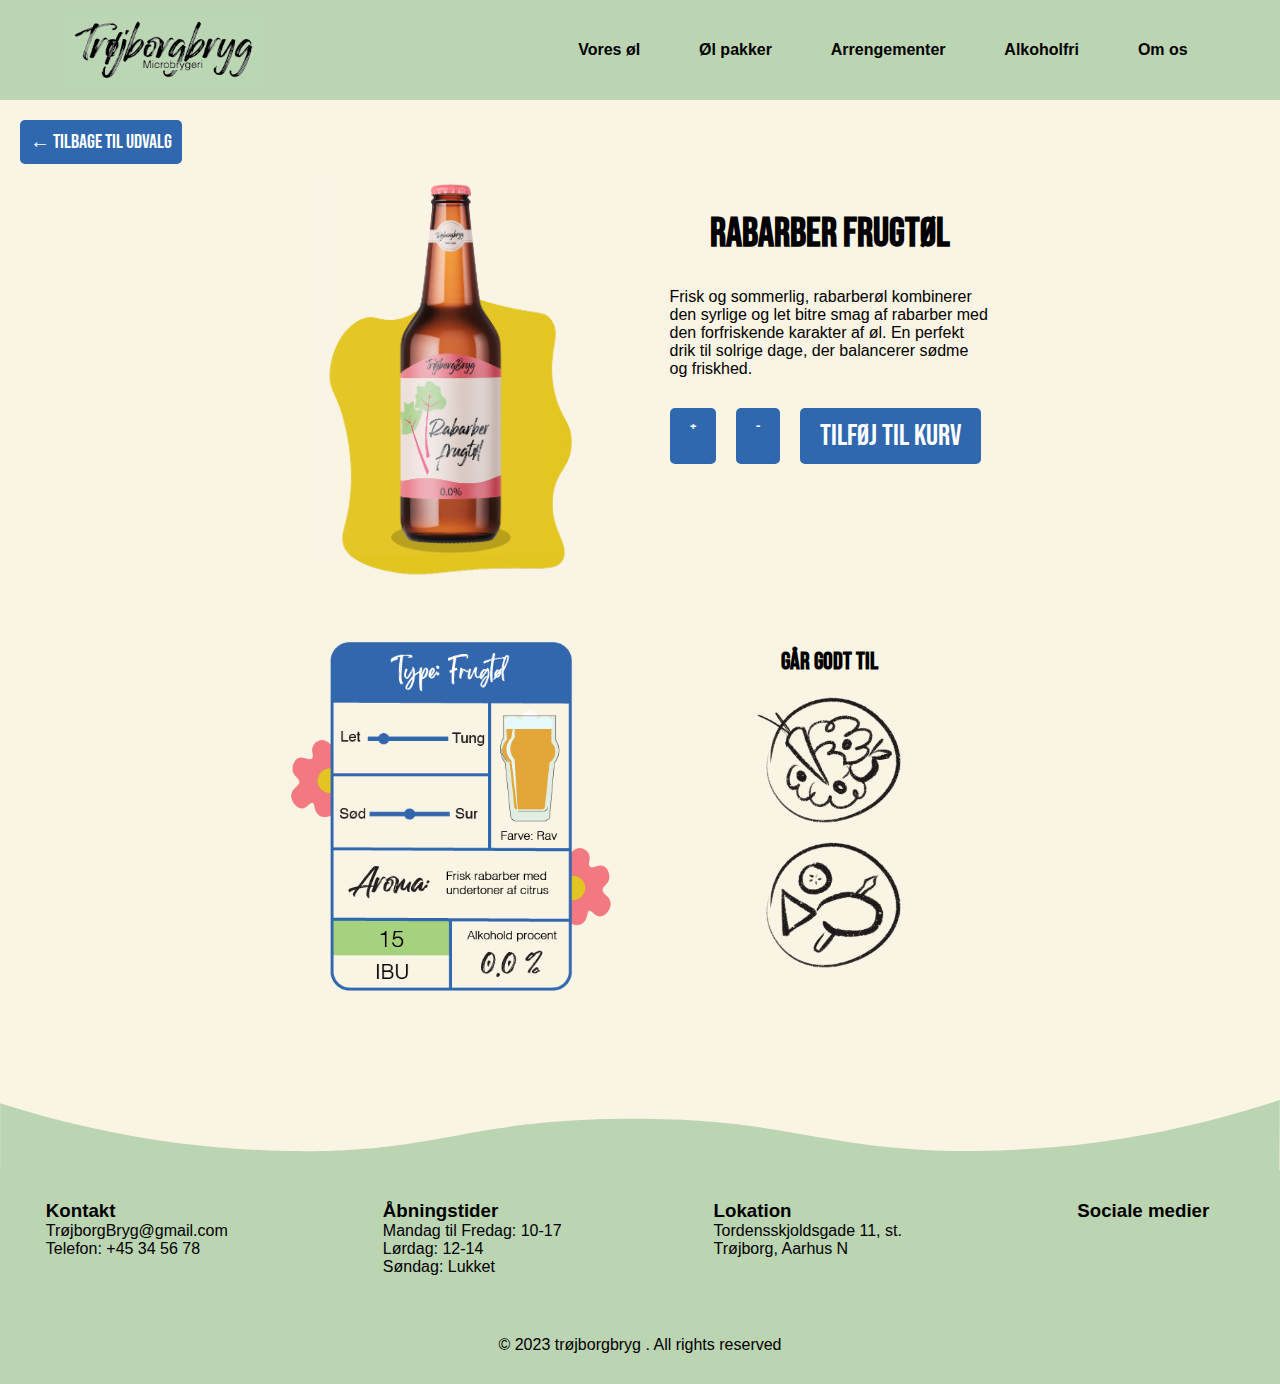
<file: sider/rabarber.html>
<!DOCTYPE html>
<html lang="da">
    <head>
        <!-- SEO -->
        <meta charset="UTF-8">
        <meta name="viewport" content="width=device-width, initial-scale=1.0">
        <meta property="og:type" content="website">
        <meta property="og:title" content="trojborgbryg">
        <meta property="og:site_name" content="trojborgbryg">
        <meta property="og:description" content="TrøjborgBryg - alkoholfri øl">
        <meta name="description" content="TrøjborgBryg - alkoholfri øl - - rabarber frugtøl">
        <meta name="keywords" content="trøjborgbryg, øl, alkoholfri, bryghus, microbryggeri, aarhus, smag, frisk, pakker, arrengementer,">
        <meta name="author" content="Anna Vinge">
        <meta name="geo.placename" content="Aarhus">
        <meta property="og:url" content="https://trojborgbryg.annavinge.dk/">
        <meta property="og:locale" content="da_dk">
        <meta name="format-detection" content="telephone=no">
        <!-- SEO slut -->
    
        <title>TrøjborgBryg · Aarhus, danmark</title>
        <link rel="stylesheet" href="https://cdnjs.cloudflare.com/ajax/libs/font-awesome/6.4.0/css/all.min.css" integrity="sha512-iecdLmaskl7CVkqkXNQ/ZH/XLlvWZOJyj7Yy7tcenmpD1ypASozpmT/E0iPtmFIB46ZmdtAc9eNBvH0H/ZpiBw==" crossorigin="anonymous" referrerpolicy="no-referrer">
        
        <!--Favicon-->
        <link rel="icon" type="image/x-icon" href="/img/favicon.png">
        
        <!-- stylesheet -->
        <link rel="stylesheet" href="../css/style.css">
    
    </head>
<body>
    <header>
        <nav class="nav-bar">
            <input id="nav-toggle" type="checkbox">
            <a href="../index.html" class="logo"><img src="../img/logo.png" alt="trojborgbryg logo"></a>
    
            <ul class="links">
                <li><a href="../sider/vores-ol.html">Vores øl</a></li>
                <li><a href="../sider/ol-pakker.html">Øl pakker</a></li>
                <li><a href="#arrengementer">Arrengementer</a></li>
                <li><a href="#alkoholfri">Alkoholfri</a></li>
                <li><a href="../sider/om-os.html">Om os</a></li>
                <li class="hamburger-cart-container">
                    <div class="cart-container">
                        <a href="#kurv"><i class="fa-solid fa-cart-shopping"></i></a>
                    </div>
                </li>
            </ul>
    
            <div class="icon-burger">
                <div>
                    <a href="#kurv" class="hamburger-cart-container-2"><i class="fa-solid fa-cart-shopping"></i></a>
                </div>
                <label for="nav-toggle" aria-label="burger-menu">
                    <span class="line"></span>
                    <span class="line"></span>
                    <span class="line"></span>
                </label>
            </div>
                
        </nav>
    </header>

<main>

    <a href="../sider/vores-ol.html" class="tilbage-knap"> ← Tilbage til udvalg</a>

    <div class="info">
        <figure class="ol-billede">
            <img src="../img/ol/rabarber-frugtol.webp"  alt="rabarber frugtoel">
        </figure>
        <section class="beskrivelse">
            <h1>Rabarber frugtøl</h1>
            <p>Frisk og sommerlig, rabarberøl kombinerer den syrlige og let bitre smag af rabarber med den forfriskende karakter af øl. En perfekt drik til solrige dage, der balancerer sødme og friskhed.
            </p>
            <div class="lig-i-kurv">
                <a href="#" class="plus-button">+</a>
                <a href="#" class="plus-button">-</a>
                <a href="#" class="my-button">Tilføj til kurv</a>
            </div>
        </section>
        <figure class="info-svg">
            <img src="../img/info/rababer-info.png"  alt="info kort om oel">
        </figure>
        <section class="mad-1">
            <h2>Går godt til</h2>
                <figure class="mad">
                    <img src="../img/mad/salat.png" alt="tegning af salat">
                </figure>
                <figure class="mad">
                    <img src="../img/mad/fisk.png" alt="tegning af fisk">
                </figure>
        </section>
    </div>

    <figure>
        <img src="../img/baggrund/baggrund-3.svg" alt="boelge">
    </figure>

</main>

<footer>
    <div class="footer">
        <div class="footer-content">
            <h3>Kontakt</h3>
            <p>TrøjborgBryg@gmail.com</p>
            <p>Telefon: +45 34 56 78</p>
        
        </div>
        <div class="footer-content">
            <h3>Åbningstider</h3>
            <p>Mandag til Fredag: 10-17</p>
            <p>Lørdag: 12-14</p>
            <p>Søndag: Lukket</p>
        </div>
        <div class="footer-content">
            <h3>Lokation</h3>
            <p>Tordensskjoldsgade 11, st.</p>
            <p>Trøjborg, Aarhus N</p>
        </div>
        <div class="footer-content">
            <h3>Sociale medier</h3>
            <ul class="social-icons">
             <li><a href=""><i class="fab fa-facebook"></i></a></li>
             <li><a href=""><i class="fab fa-twitter"></i></a></li>
             <li><a href=""><i class="fab fa-instagram"></i></a></li>
             <li><a href=""><i class="fab fa-linkedin"></i></a></li>
            </ul>
            </div>
    </div>
    <div class="bottom-bar">
        <p>&copy; 2023 trøjborgbryg . All rights reserved</p>
    </div>
</footer>
    
</body>
</html>
</file>
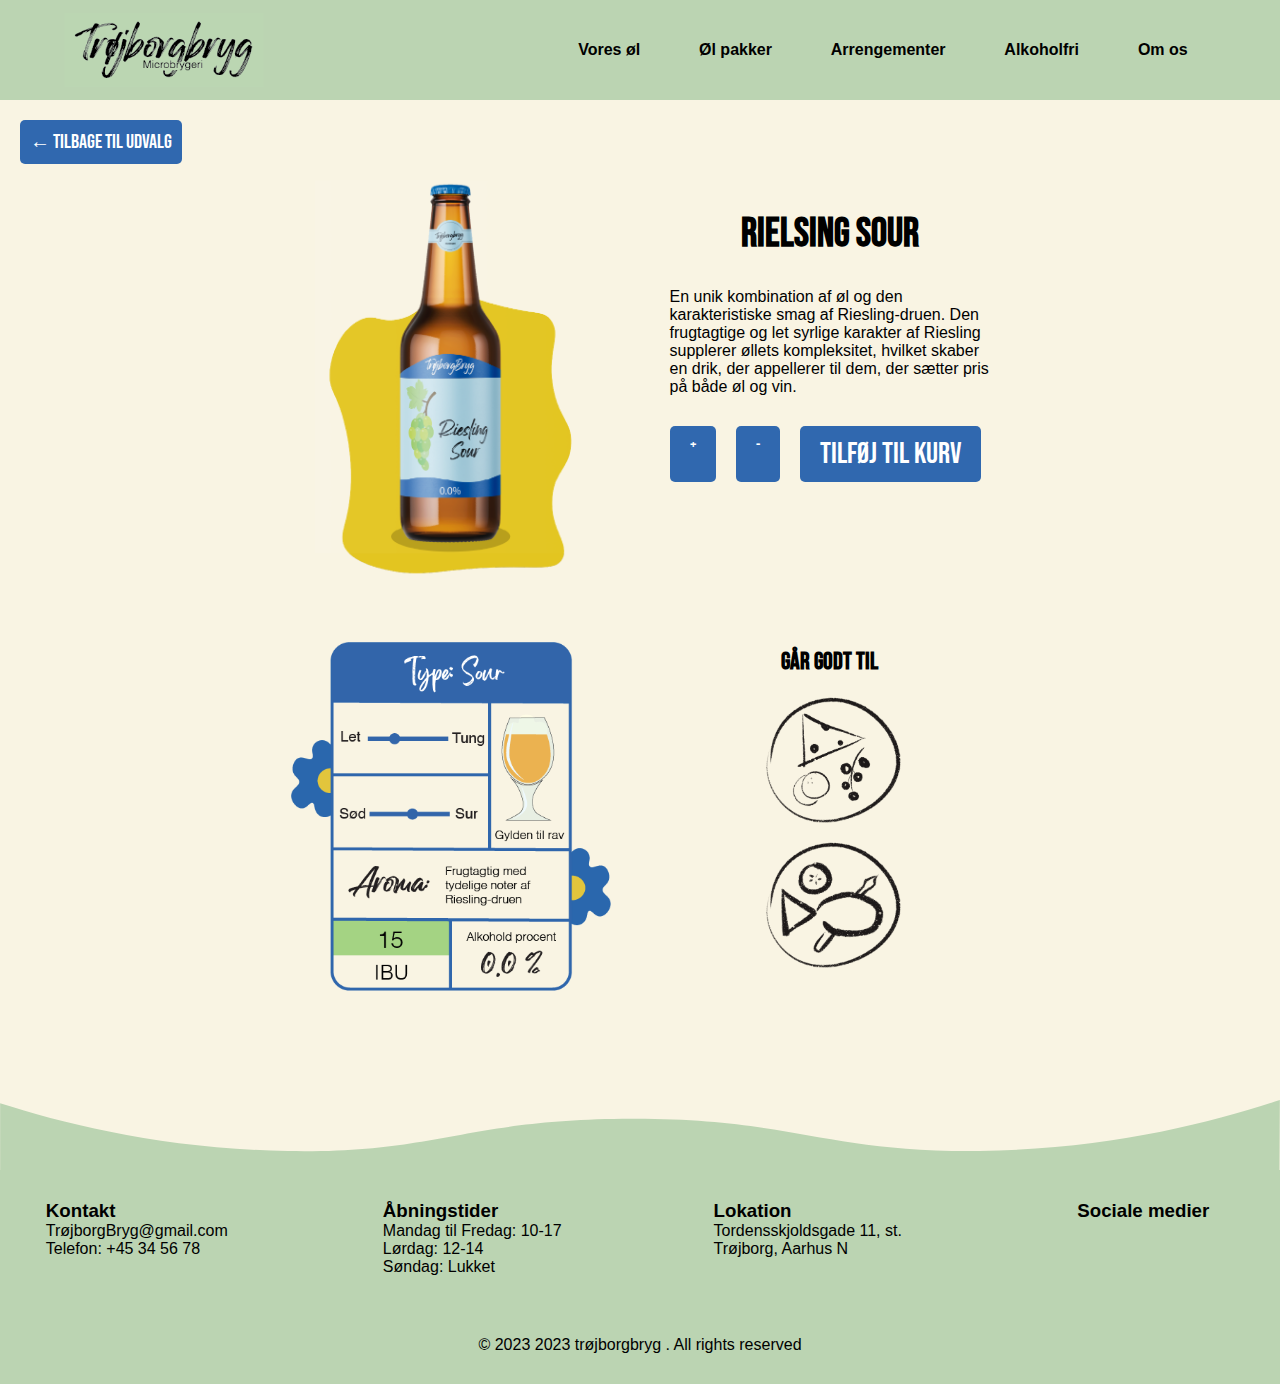
<file: sider/riesling.html>
<!DOCTYPE html>
<html lang="da">
    <head>
        <!-- SEO -->
        <meta charset="UTF-8">
        <meta name="viewport" content="width=device-width, initial-scale=1.0">
        <meta property="og:type" content="website">
        <meta property="og:title" content="trojborgbryg">
        <meta property="og:site_name" content="trojborgbryg">
        <meta property="og:description" content="TrøjborgBryg - alkoholfri øl">
        <meta name="description" content="TrøjborgBryg - alkoholfri øl - riesling sour">
        <meta name="keywords" content="trøjborgbryg, øl, alkoholfri, bryghus, microbryggeri, aarhus, smag, frisk, pakker, arrengementer,">
        <meta name="author" content="Anna Vinge">
        <meta name="geo.placename" content="Aarhus">
        <meta property="og:url" content="https://trojborgbryg.annavinge.dk/">
        <meta property="og:locale" content="da_dk">
        <meta name="format-detection" content="telephone=no">
        <!-- SEO slut -->
    
        <title>TrøjborgBryg · Aarhus, danmark </title>
        <link rel="stylesheet" href="https://cdnjs.cloudflare.com/ajax/libs/font-awesome/6.4.0/css/all.min.css" integrity="sha512-iecdLmaskl7CVkqkXNQ/ZH/XLlvWZOJyj7Yy7tcenmpD1ypASozpmT/E0iPtmFIB46ZmdtAc9eNBvH0H/ZpiBw==" crossorigin="anonymous" referrerpolicy="no-referrer">
        
        <!--Favicon-->
        <link rel="icon" type="image/x-icon" href="/img/favicon.png">
        
        <!-- stylesheet -->
        <link rel="stylesheet" href="../css/style.css">
    
    </head>
<body>
    <header>
        <nav class="nav-bar"> 
            <input id="nav-toggle" type="checkbox">
            <a href="../index.html" class="logo"><img src="../img/logo.png" alt="trojborgbryg logo"></a>
    
            <ul class="links">
                <li><a href="../sider/vores-ol.html">Vores øl</a></li>
                <li><a href="../sider/ol-pakker.html">Øl pakker</a></li>
                <li><a href="#arrengementer">Arrengementer</a></li>
                <li><a href="#alkoholfri">Alkoholfri</a></li>
                <li><a href="../sider/om-os.html">Om os</a></li>
                <li class="hamburger-cart-container">
                    <div class="cart-container">
                        <a href="#kurv"><i class="fa-solid fa-cart-shopping"></i></a>
                    </div>
                </li>
            </ul>
    
            <div class="icon-burger">
                <div>
                    <a href="#kurv" class="hamburger-cart-container-2"><i class="fa-solid fa-cart-shopping"></i></a>
                </div>
                <label for="nav-toggle" aria-label="burger-menu">
                    <span class="line"></span>
                    <span class="line"></span>
                    <span class="line"></span>
                </label>
            </div>
                
        </nav>
    </header>

<main>

    <a href="../sider/vores-ol.html" class="tilbage-knap"> ← Tilbage til udvalg</a>

    <div class="info">
        <figure class="ol-billede">
            <img src="../img/ol/riesling-sour.webp"  alt="riesling sour">
        </figure>
        <section class="beskrivelse">
            <h1>Rielsing sour</h1>
            <p>En unik kombination af øl og den karakteristiske smag af Riesling-druen. Den frugtagtige og let syrlige karakter af Riesling supplerer øllets kompleksitet, hvilket skaber en drik, der appellerer til dem, der sætter pris på både øl og vin.
            </p>
            <div class="lig-i-kurv">
                <a href="#" class="plus-button">+</a>
                <a href="#" class="plus-button">-</a>
                <a href="#" class="my-button">Tilføj til kurv</a>
            </div>
        </section>
        <figure class="info-svg">
            <img src="../img/info/riesling-info.png"  alt="info kort om oel">
        </figure>
        <section class="mad-1">
            <h2>Går godt til</h2>
            <figure class="mad">
                <img src="../img/mad/ost.png" alt="tegning af ost">
            </figure>
            <figure class="mad">
                <img src="../img/mad/fisk.png" alt="tegning af fisk">
            </figure>
        </section>
    </div>

    <figure>
        <img src="../img/baggrund/baggrund-3.svg" alt="boelge">
    </figure>

</main>

<footer>
    <div class="footer">
        <div class="footer-content">
            <h3>Kontakt</h3>
            <p>TrøjborgBryg@gmail.com</p>
            <p>Telefon: +45 34 56 78</p>
        
        </div>
        <div class="footer-content">
            <h3>Åbningstider</h3>
            <p>Mandag til Fredag: 10-17</p>
            <p>Lørdag: 12-14</p>
            <p>Søndag: Lukket</p>
        </div>
        <div class="footer-content">
            <h3>Lokation</h3>
            <p>Tordensskjoldsgade 11, st.</p>
            <p>Trøjborg, Aarhus N</p>
        </div>
        <div class="footer-content">
            <h3>Sociale medier</h3>
            <ul class="social-icons">
             <li><a href=""><i class="fab fa-facebook"></i></a></li>
             <li><a href=""><i class="fab fa-twitter"></i></a></li>
             <li><a href=""><i class="fab fa-instagram"></i></a></li>
             <li><a href=""><i class="fab fa-linkedin"></i></a></li>
            </ul>
            </div>
    </div>
    <div class="bottom-bar">
        <p>&copy; 2023 2023 trøjborgbryg . All rights reserved</p>
    </div>
</footer>
    
</body>
</html>
</file>
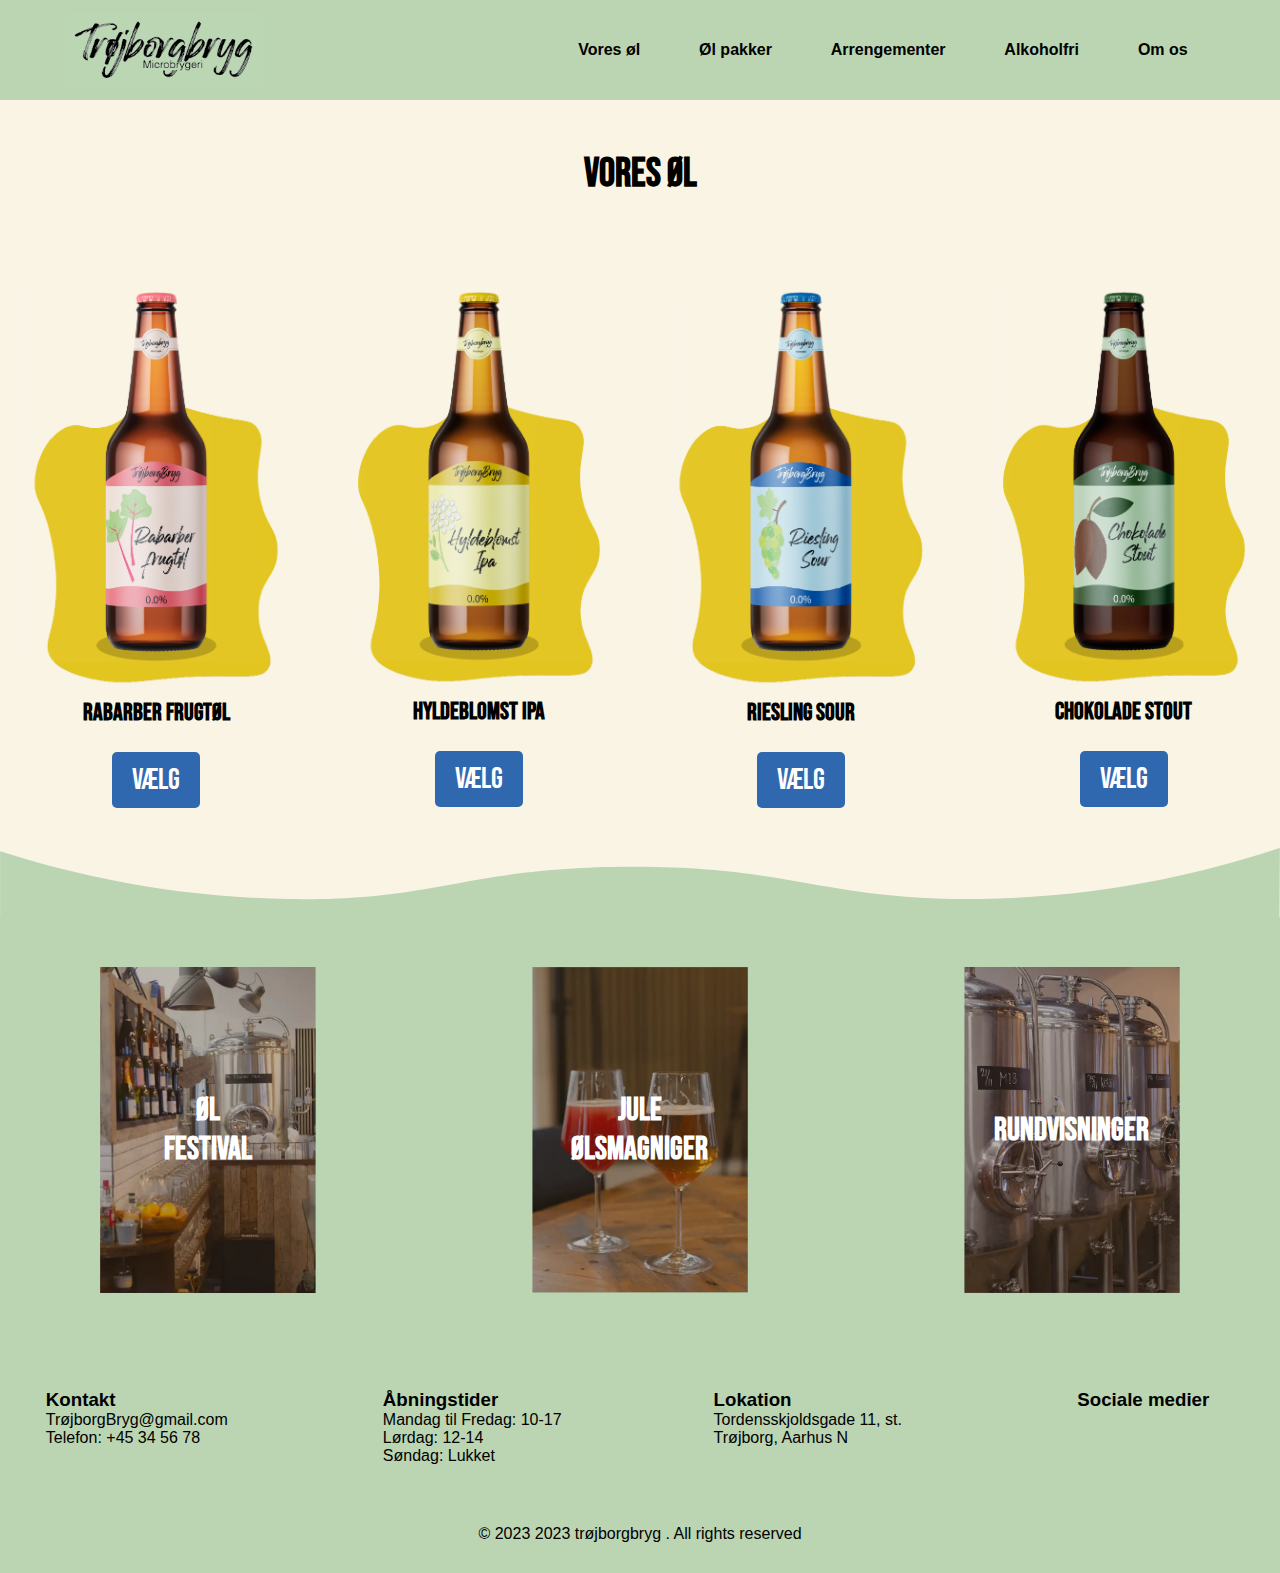
<file: sider/vores-ol.html>
<!DOCTYPE html>
<html lang="da">
    <head>
        <!-- SEO -->
        <meta charset="UTF-8">
        <meta name="viewport" content="width=device-width, initial-scale=1.0">
        <meta property="og:type" content="website">
        <meta property="og:title" content="trojborgbryg">
        <meta property="og:site_name" content="trojborgbryg">
        <meta property="og:description" content="TrøjborgBryg - alkoholfri øl">
        <meta name="description" content="TrøjborgBryg - alkoholfri øl - øl udvalg: riesling sour, rabarber frugtøl, chokolade stout og hyldeblomst ipa">
        <meta name="keywords" content="trøjborgbryg, øl, alkoholfri, bryghus, microbryggeri, aarhus, smag, frisk, pakker, arrengementer,">
        <meta name="author" content="Anna Vinge">
        <meta name="geo.placename" content="Aarhus">
        <meta property="og:url" content="https://trojborgbryg.annavinge.dk/">
        <meta property="og:locale" content="da_dk">
        <meta name="format-detection" content="telephone=no">
        <!-- SEO slut -->
    
        <title>TrøjborgBryg · Aarhus, danmark</title>
        <link rel="stylesheet" href="https://cdnjs.cloudflare.com/ajax/libs/font-awesome/6.4.0/css/all.min.css" integrity="sha512-iecdLmaskl7CVkqkXNQ/ZH/XLlvWZOJyj7Yy7tcenmpD1ypASozpmT/E0iPtmFIB46ZmdtAc9eNBvH0H/ZpiBw==" crossorigin="anonymous" referrerpolicy="no-referrer">
        
        <!--Favicon-->
        <link rel="icon" type="image/x-icon" class="favicon" href="/img/favicon.png">
        
        <!-- stylesheet -->
        <link rel="stylesheet" href="../css/style.css">
    
    </head>
<body>
    <header>
        <nav class="nav-bar">
            <input id="nav-toggle" type="checkbox">
            <a href="../index.html" class="logo"><img src="../img/logo.png" alt="trojborgbryg logo"></a>
    
            <ul class="links">
                <li><a href="../sider/vores-ol.html">Vores øl</a></li>
                <li><a href="../sider/ol-pakker.html">Øl pakker</a></li>
                <li><a href="#arrengementer">Arrengementer</a></li>
                <li><a href="#alkoholfri">Alkoholfri</a></li>
                <li><a href="../sider/om-os.html">Om os</a></li>
                <li class="hamburger-cart-container">
                    <div class="cart-container">
                        <a href="#kurv"><i class="fa-solid fa-cart-shopping"></i></a>
                    </div>
                </li>
            </ul>
    
            <div class="icon-burger">
                <div>
                    <a href="#kurv" class="hamburger-cart-container-2"><i class="fa-solid fa-cart-shopping"></i></a>
                </div>
                <label for="nav-toggle" aria-label="burger-menu">
                    <span class="line"></span>
                    <span class="line"></span>
                    <span class="line"></span>
                </label>
            </div>
                
        </nav>
    </header>

<main>

    <article class="overskrift">
        <i class="fa-solid fa-filter"></i>
        <h1>Vores øl</h1>
        <i class="fa-solid fa-magnifying-glass"></i>
    </article>


    <div class="ol">
        <section>
            <figure>
                <img src="../img/ol/rabarber-frugtol.webp" alt="rabarber frugtoel">
            </figure>
            <h2>Rabarber frugtøl</h2>
            <div class="butten-container">
                <a href="../sider/rabarber.html" class="my-button">vælg</a>
            </div>
        </section>
        
        <section>
            <figure>
                <img src="../img/ol/hyldeblomst-ipa.webp" alt="hyldeblomst ipa">
            </figure>
            <h2>Hyldeblomst Ipa</h2>
            <div class="butten-container">
                <a href="../sider/hyldeblomst.html" class="my-button">vælg</a>
            </div>
        </section>

        <section>
            <figure>
                <img src="../img/ol/riesling-sour.webp" alt="riesling sour">
            </figure>
            <h2>Riesling Sour</h2>
            <div class="butten-container">
                <a href="../sider/riesling.html" class="my-button">vælg</a>
            </div>
        </section>

        <section>
            <figure>
                <img src="../img/ol/chokolade-stout.webp" alt="chokolade stout">
            </figure>
            <h2>Chokolade stout</h2>
            <div class="butten-container">
                <a href="../sider/chokolade.html" class="my-button">vælg</a>
            </div>
        </section>

    </div>

    <figure>
        <img src="../img/baggrund/baggrund-3.svg" alt="boelge">
    </figure>

    <div class="hendvisniger">
        <section>
            <a href="#arrengementer"><img src="../img/henvisninger/bar.webp" alt="Bryghusets bar"></a>
            <h3>Øl festival</h3>
        </section>
        <section>
            <a href="#arrengementer"><img src="../img/henvisninger/ol-smagning.webp" alt="Øl på et bord"></a>
            <h3>Jule ølsmagniger</h3>
        </section>
        <section>
            <a href="#arrengementer"><img src="../img/henvisninger/rundvisning.webp" alt="Øl bryganlæg"></a>
            <h3>Rundvisninger</h3>
        </section>
    

</main>

<footer>
    <div class="footer">
        <div class="footer-content">
            <h3>Kontakt</h3>
            <p>TrøjborgBryg@gmail.com</p>
            <p>Telefon: +45 34 56 78</p>
        
        </div>
        <div class="footer-content">
            <h3>Åbningstider</h3>
            <p>Mandag til Fredag: 10-17</p>
            <p>Lørdag: 12-14</p>
            <p>Søndag: Lukket</p>
        </div>
        <div class="footer-content">
            <h3>Lokation</h3>
            <p>Tordensskjoldsgade 11, st.</p>
            <p>Trøjborg, Aarhus N</p>
        </div>
        <div class="footer-content">
            <h3>Sociale medier</h3>
            <ul class="social-icons">
             <li><a href=""><i class="fab fa-facebook"></i></a></li>
             <li><a href=""><i class="fab fa-twitter"></i></a></li>
             <li><a href=""><i class="fab fa-instagram"></i></a></li>
             <li><a href=""><i class="fab fa-linkedin"></i></a></li>
            </ul>
            </div>
    </div>
    <div class="bottom-bar">
        <p>&copy; 2023 2023 trøjborgbryg . All rights reserved</p>
    </div>
</footer>
    
</body>
</html>
</file>
<file: css/style.css>
/* Font */

@import url('https://fonts.googleapis.com/css2?family=Poppins:wght@100;200;300;400;500;600;700;800;900&display=swap');
@import url('https://fonts.googleapis.com/css2?family=Bebas+Neue&family=Dancing+Script&family=Roboto:wght@100&display=swap');

* {

    margin: 0;
    padding: 0;
    box-sizing: border-box;
    text-decoration: none;
    list-style: none;
    font-family: Helvetica, 'Roboto', sans-serif;

    }


    body {
    background: #F9F4E3;
    height: 100vh;
    display: flex;
    flex-direction: column;
    min-height: 100vh;
    }


    .wrapper {
        flex: 1;
    }

    img{
        width: 100%;
    }


    :root {
        --lightgreen: #BBD4B2;
        --lightblue: #C0E2EE;
        --barkblue: #3068AF;
        --curryyellow: #E3C521;
        --brown-opacity: rgb(112,78,40,0.7);
        --white: #fff;
        --background: #F9F4E3;
        }

    /*********** Navigations bar ***********/

.container img {
	display: block;
	width: 100%;
}

header {
    position: sticky;
    z-index: 100;
}

main{
    margin-top: 100px;
}

nav {
	position: fixed;
	z-index: 10;
	left: 0;
	right: 0;
	top: 0px;
	padding: 0 4px 0 5%;
	height: 100px;
	background-color: var(--lightgreen);
}
nav .logo {
	float: left;
	width: 240px;
	display: flex;
	align-items: center;
}

.nav-bar {
    display: flex;
    align-items: center; 
    justify-content: space-between; 
}

.hamburger-cart-container-2{
    display: none;
    font-size: 25px;
}

.hamburger-cart-container-2 i {
    color: #000000;
}

nav .links {
	float: right;
	padding: 0;
	margin: 0;
	width: 60%;
	height: 100%;
	display: flex;
	justify-content: space-around;
	align-items: center;
}
nav .links li {
	list-style: none;
}
nav .links a {
	display: block;
	padding: 10px;
	font-size: 16px;
	font-weight: bold;
	color: #000000;
	text-decoration: none;

    
}
 
nav .links a:hover {
	background-color: #849f7a;
    border-radius: 5px;   
}

#nav-toggle {
	position: absolute;
	top: -100px;
}
nav .icon-burger {
	display: none;
	position: absolute;
	right: 5%;
	top: 50%;
	transform: translateY(-50%);
}
nav .icon-burger .line {
    display: block;
	width: 30px;
	height: 5px;
	background-color: #000000;
	margin: 5px;
	border-radius: 3px;
	transition: all .3s ease-in-out;
}

/************** Knapper *************/

.butten-container{
    display: flex;
    justify-content: center;
    padding: 20px;

}

.my-button {
    background-color: var(--barkblue);
    font-family: 'Bebas Neue', sans-serif;
    padding: 10px 20px; /* Polstring (juster størrelsen) */
    border: none; /* Ingen kantlinje */
    border-radius: 5px; /* Afrundede hjørner */
    cursor: pointer; /* Pegefingerkursør ved hover */
    text-align: left;
    text-decoration: none;
    color: #fff;
    font-size: 30px;
}

.my-button:hover {
    background-color: #244e85; /* Ændrer baggrundsfarve ved hover */
}

.lig-i-kurv{
    display: flex;
    gap: 20px;
    padding: 30px 0;
}

.plus-button{
    background-color: var(--barkblue);
    color:black; /* Tekstfarve */
    font-family: 'Bebas Neue', sans-serif;
    padding: 10px 20px; /* Polstring (juster størrelsen) */
    border: none; /* Ingen kantlinje */
    border-radius: 5px; /* Afrundede hjørner */
    cursor: pointer; /* Pegefingerkursør ved hover */
    text-align: left;
    text-decoration: none;
    color: #fff;
}

.tilbage-knap {
    position: absolute;
    top: 120px;
    left: 20px;
    padding: 10px;
    background-color: var(--barkblue);
    font-family: 'Bebas Neue', sans-serif;
    border: none; /* Ingen kantlinje */
    border-radius: 5px; /* Afrundede hjørner */
    cursor: pointer; /* Pegefingerkursør ved hover */
    text-align: left;
    text-decoration: none;
    color: #fff;
    font-size: 20px;
}

.tilbage-knap:hover{
    background-color: #244e85; 
}

/**************** forsiden *****************/

h1{
    font-family:'Bebas Neue';
    font-size: 2.5rem;
    text-align: center;
    padding: 30px;
}

h2{
    font-family: 'Bebas Neue', sans-serif;
    display: flex;
    justify-content: center;
    padding: 5px;
}

h4{
    font-family: 'Bebas Neue', sans-serif;
    font-size: 2.5rem;
    text-align: left;
}

.indhold{
    display: grid;
    align-content: center;
    font-size: 1.5rem;
    padding-right: 30px;
}

.smagskasse{
    padding-left: 50px;
}

.indhold-1{

    padding-right: 50px;
}

/* Bølger */

.bue{
    display: none;
}

.bolge {
    display: none;
}

.bundbolge{
    position: absolute;
    bottom: 0;
    left: 0;
}

/* Om TrøjborBryg */

.om-artikel {
    position: relative;
    margin: 0 auto;
  }
  
  .om-artikel img {vertical-align: middle;}
  
  .om-artikel .om-section {
    display: grid;
    align-content: center;
    position: absolute;
    bottom: 0;
    right: 0;
    top: 0;
    background: var(--brown-opacity);
    color: #f1f1f1;
    width: 50%;
    padding: 100px;
  }

  .om-artikel .om-section h2, .om-arktiviteter .arktiviteter h2{
    font-size: 2.5rem;
    padding: 10px 0;
  }

  .om-artikel .om-section p, .om-arktiviteter .arktiviteter p{
    font-size: 1.5rem;
    padding: 20px 0;
    line-height: 40px;
  }

/* Øl udvalg */
.ol-artikel{
    display: grid;
    grid-template-columns: 1fr 1fr 1fr 1fr;
    justify-items: center;
    align-items: center;
    padding: 70px 20px;
    gap: 10px;
}


.over {
    position: relative;
}

/* Arktiviteter */

.arktiviteter{
    padding: 20px 30%;
}

.om-arktiviteter {
    position: relative;
    margin: 0 auto;
  }
  
  .om-arktiviteter img {vertical-align: middle;}
  
  .om-arktiviteter .arktiviteter {
    display: grid;
    align-content: center;
    position: absolute;
    bottom: 0;
    left: 0;
    top: 0;
    background: var(--brown-opacity);
    color: #f1f1f1;
    width: 50%;
    padding: 100px;
  }


/************ Vores øl side ************/


.overskrift{
    display: flex;
    justify-content: space-between;
    align-items: center;
    padding: 20px 50px 40px 50px;
}

.overskrift i{
    font-size: 25px;
}

.ol{
    display: grid; 
    grid-template-columns: 1fr 1fr 1fr 1fr;
    gap: 50px;
    padding: 20px 20px;
}

/* Øl sider */

.info{
    display: grid;
    grid-template-columns: 320px 320px;
    grid-template-rows: 420px 420px;
    gap: 5%;
    padding: 80px 50px;
    justify-content: center;
    justify-items: center;
}

.ol-billede img{
 width: 100%;
}

.ol-billede{
    width: 85%;
    justify-content: center;
}

.info-svg img{
    width: 100%;
}

.mad {
    width: 65%;
}

.mad img{
    width: 100%;
}

.mad-1 h2{
    text-align: center;
}

.mad-1{
    display: grid;
    grid-template-columns: 320px;
    grid-template-rows: 45px 145px;
    justify-content: center;
    justify-items: center;
}


/******* Øl pakker ******/

.ol-pakker{
    display: grid;
    grid-template-columns: 420px 420px;
    grid-template-rows: 460px 415px 570px;
    padding: 30px;
    gap: 40px;
    justify-content: center;
    align-content: center;
}

.figure-1{
    display: none;
}

.ol-info{
    display: grid;
    align-items: center;
    align-content: center;
    font-size: 1.1rem;
}

.indeholder{
    padding: 20px 0;
}

/* Personlig */

.banner-wrapper{
    max-width: 1280px;
    margin: 0 auto;
    padding: 1.6rem 1.2rem;
    display: flex;
    flex-direction: column;
    justify-content: stretch;
    min-height: 100vh;
}

.banner-content{
    flex: 1;
    display: grid;
    grid-template-columns: 1fr;
    align-content: center;
    justify-content: center;
}

.banner-left span{
    display: block;
    font-size: 4.4rem;
}

.banner-left button{
    background: #222;
    border: none;
    color: #fff;
    font-size: 1.1rem;
    font-family: inherit;
    font-weight: 600;
    text-transform: uppercase;
    padding: 0.65rem 2rem;
    border: 3px solid #222;
    cursor: pointer;
    transition: all 0.5s ease;
    -webkit-transition: all 0.5s ease;
    -moz-transition: all 0.5s ease;
    -ms-transition: all 0.5s ease;
    -o-transition: all 0.5s ease;
}
.banner-left button:hover{
    background: #fff;
    color: #222;
    border-color: #222;
}
.banner-left button:focus{
    outline: 0;
}
.color-content{
    margin-top: 3.2rem;
}

.color{
    width: 35px;
    height: 35px;
    background: none;
    border-radius: 50%;
    -webkit-border-radius: 50%;
    -moz-border-radius: 50%;
    -ms-border-radius: 50%;
    -o-border-radius: 50%;
    margin-right: 12px;
    cursor: pointer;
    transition: all 0.5s ease;
    -webkit-transition: all 0.5s ease;
    -moz-transition: all 0.5s ease;
    -ms-transition: all 0.5s ease;
    -o-transition: all 0.5s ease;
}
.color-lyseroed{
    background-color: #F27980;
}
.color-gul{
    background-color: #E2C422;
}
.color-groen{
    background-color: #385326;
}
.color-bla{
    background-color: #3068AF;
}

.color:hover{
    box-shadow: 0 0 8px 0 rgba(0, 0, 0, 0.3);
}
.active-color{
    box-shadow: 0 0 8px 0 rgba(0, 0, 0, 0.3);
}
.color-groups{
    padding: 1rem 0;
    display: flex;
}

/*********** Om os ***********/
.vores-bryghus-svg{
    display: none;
}

.vores-bryghus-computer-svg{
    padding: 0 150px;
    margin-top: 50px;

}

/* Hendvisninger */

.hendvisniger {
    display: flex;
    justify-content: space-around;
    align-items: center;
    background: var(--lightgreen);
    gap: 20%;
    padding: 50px 100px 70px 100px;
    margin-top: -5px;
}

.hendvisniger section {
    position: relative;
}

.hendvisniger img {
    width: 100%; /* Gør billedet fuld bredde inden for sin container */
    display: block;
    
}

.hendvisniger h3 {
    position: absolute;
    top: 50%; /* Placerer teksten i midten vertikalt */
    left: 50%; /* Placerer teksten i midten horisontalt */
    transform: translate(-50%, -50%); /* Justerer positionen for at være i midten af billedet */
    color: white; /* Ændrer tekstfarven efter behov */
    z-index: 1; /* Sørger for, at teksten er over billedet */
    font-family: 'Bebas Neue', sans-serif;
    font-size: 2rem;
    text-align: center;
}

/***************** Footer ****************/

footer{
    background-color: var(--lightgreen);
    margin-top: -4px;
}

.footer {
    position: relative;
    display: grid; 
    grid-template-columns: 1fr 1fr 1fr 1fr;
    gap: 10%;
    padding: 30px;
    justify-items: center;

   }

   .social-icons{
    display: flex;
    gap: 20px;
    padding: 10px 0;
    font-size: 30px;
   }


    footer a {
	color: #000000;
	text-decoration: none;
    }

    footer a :hover{
        color: #849f7a;
        text-decoration: none;
        }


   .bottom-bar{
    display: flex;
    justify-content: center;
    padding: 30px;
   }

/*************** media ************/

/* Computer */

@media screen and (max-width: 1399px)
{
    nav .logo {
        width: 200px;  
    }

    .om-artikel .om-section {
        padding: 50px;
    }

    .om-artikel .om-section p, .om-arktiviteter .arktiviteter p {
        font-size: 1.2rem;
        padding: 20px 0;
        line-height: 30px;
    }
}

@media screen and (max-width: 1100px)
{

    .om-artikel .om-section p, .om-arktiviteter .arktiviteter p {
        font-size: 1rem;
        padding: 0;
        line-height: 30px;
    }

    .my-button {
        padding: 9px 20px;
        font-size: 25px;
    }

    /* Om øl */

    .ol-artikel{
        display: grid;
        grid-template-columns: 1fr 1fr;
        grid-template-rows: 1fr 1fr;
        padding: 30px;
    }

    
    .smagskasse{
        padding: 0 50px;
    }
    
    .indhold{
        padding-right: 50px;
    }

}

/* ipad */

@media screen and (max-width: 915px) {

    .hamburger-cart-container{
        display: none;
    }

    .hamburger-cart-container-2{
        display: block;
    }

	nav .links {
		float: none;
		position: fixed;
		z-index: 9;
		left: 0;
		right: 0;
		top: 100px;
		bottom: 100%;
		width: auto;
		height: auto;
		flex-direction: column;
		justify-content: flex-start;
		background-color: var(--lightgreen);
		overflow: hidden;
		box-sizing: border-box;
		transition: all .5s ease-in-out;
	}
	nav .links a {
		font-size: 20px;
	}
	nav :checked ~ .links {
		bottom: 0;
	}
	nav .icon-burger {
		display: block;
        display: flex;
        gap: 10px;
        align-items: center;
	}
	nav :checked ~ .icon-burger .line:nth-child(1) {
		transform: translateY(10px) rotate(225deg);
	}
	nav :checked ~ .icon-burger .line:nth-child(3) {
		transform: translateY(-10px) rotate(-225deg);
	}
	nav :checked ~ .icon-burger .line:nth-child(2) {
		opacity: 0;
	}

    /* Billeder */


    #responsive-image-3 {
        /* Ændr billedet til det mobile billede */
        content: url('../img/henvisninger/bar-1.webp');
    }
    #responsive-image-4 {
        /* Ændr billedet til det mobile billede */
        content: url('../img/henvisninger/ol-smagning-1.webp');
    }
    #responsive-image-5 {
        /* Ændr billedet til det mobile billede */
        content: url('../img/henvisninger/rundvisning-1.webp');
    }

    /* knap */

    .tilbage-knap{
        font-size: 15px;
    }

    /* Forside */

    .bue{
        display: block;
    }
    
    .bolge {
        display: block;
        position: relative;
        z-index: 100;
    }

    /* Om Trøjborgbryg */

      .om-artikel .om-section {
        position: relative;
        background: var(--background);
        color: black;
        width: 100%;
        padding: 40px 20%;
      }

    /* Om øl */

    .ol-artikel{
        display: grid;
        grid-template-columns: 1fr 1fr;
        grid-template-rows: 1fr 1fr;
        background: var(--lightgreen);
        padding: 0 30px;
    }

    .ol-artikel p{
        font-size: 1.3rem;
    }

    /* Øl udvalg */
    .ol{
        display: grid; 
        grid-template-columns: 1fr 1fr;
        grid-template-columns: 1fr 1fr;
    }

    /* Rundvisninger */
    .om-arktiviteter .arktiviteter {
        position: relative;
        background: var(--background);
        color: black;
        width: 100%;
        padding: 40px 20%;
      }

    
    .bolge{
        position: absolute;
        top: 0;
    }

    /* Hendvisninger */

    .hendvisniger {
        gap: 13%;
        padding: 50px 50px 70px 50px;
    }
    
   
    .hendvisniger h3 {
        font-size: 1.5rem;
    }

    /**** Øl pakker ****/
    .ol-pakker{
        display: grid;
        grid-template-columns: 300px;
        grid-template-rows: 250px 420px 210px 420px 365px;
    }

    .banner-right img{
        width: 90%;
    }

    .figure-1{
        display: block;
    }
    
    .figure-2{
        display: none;
    }

    /*********** Om os ***********/
.vores-bryghus-svg{
    display: block;
    padding: 0 5%;
}

.vores-bryghus-computer-svg{
    display: none;
}
    

    /* footer */

    .footer {
        position: relative;
        display: grid; 
        grid-template-columns: 1fr 1fr;
        grid-template-rows: 1fr 1fr;
        gap: 15%;
        justify-items: center;
        padding: 10px 0;
}
}

@media screen and (max-width: 740px) {
    .ol-artikel{
        display: grid;
        grid-template-columns: 1fr;
        grid-template-rows: 300px 400px 300px 300px;
        justify-content: center;
        align-content: center;
        padding: 0 20%;
    }



    .indhold{
        padding: 0;
    }

    .ol-artikel img{
        width: 100%;
    }


   

    .ol-artikel .figure-1, .ol-artikel .figure-2 {
        display: flex;
        justify-content: center;
    }

    .ol{
        display: grid; 
        grid-template-columns: 1fr 1fr;
        grid-template-columns: 1fr 1fr;
    }

    .info{
        display: grid;
        grid-template-columns: 257px 285px;
        grid-template-rows: 385px 330px;
        gap: 5%;
        padding: 80px 5px;
        justify-content: center;
        justify-items: center;
    }

    .lig-i-kurv{
        display: flex;
        gap: 5px;
        padding: 30px 0;
    }
    
    .my-button{
        font-size: 20px;
        padding: 15px;
    }

    .beskrivelse h1{
        padding: 10px 0 0 0;
        text-align: left;
    }

    
}

@media screen and (max-width: 625px) 
{

    /* Øl sider */

    .info{
        display: grid;
        grid-template-columns: 1fr;
        grid-template-rows: 595px 265px 360px 530px;
        gap: 4%;
        padding: 80px 50px;
        justify-content: center;
        justify-items: center;
    }
    
    .mad-1 {
        text-align: center; /* Justér dette efter dine præferencer */
        grid-template-columns: 320px;
        grid-template-rows: 45px 175px;
    }

    .mad-1 h2{
        font-size: 30px;
    }

    
    .mad {
        /* Stil dine billeder efter behov, for eksempel maksimal bredde eller højde */
        max-width: 100%;
        height: auto;
        width: 70%;
    }

    .beskrivelse {padding: 10px 25px 0 25px;}

    .ol-billede{ padding: 10px 20px 0 20px;}
}

    

/* Mobil */

@media screen and (max-width: 480px) {

    nav .logo {
        width: 160px;  
    }

 /* Hendvisninger */

 .hendvisniger {
    gap: 7%;
    padding: 50px 25px 70px 25px;
}


.hendvisniger h3 {
    font-size: 1rem;
}

/* Forside */

    .ol-artikel{
        display: grid;
        grid-template-columns: 1fr;
        grid-template-rows: 200px 300px 200px 200px;
    }

    .ol{
        display: grid; 
        grid-template-columns: 1fr 1fr;
        grid-template-columns: 1fr 1fr;
    }

    .ol-artikel{
        padding: 10%;
        font-size: 1.1rem;
    }

    .ol-artikel p{
        font-size: 1rem;
    }

    .om-artikel .om-section {
        padding: 11px 10%;
    }

    .om-arktiviteter .arktiviteter {
        padding: 40px 10%;
    }

    /* Øl sider */

    .ol h2{
        font-size: 17px;
    }

    .info{
    display: grid;
    grid-template-columns: 1fr;
    grid-template-rows: 342px 290px 400px 505px;
    gap: 4%;
    padding: 80px 50px;
    justify-content: center;
    justify-items: center;}


/* Øl pakker */
.overskrift {
    padding: 0 50px;
}

.ol-pakker{
    display: grid;
    grid-template-columns: 300px;
    grid-template-rows: 273px 420px 251px 370px 373px;
    padding: 0;
}

.ol-info{
    display: grid;
    align-items: flex-start;
    align-content: start;
    font-size: 1.1rem;
}

.figure-1{
    display: block;
}

.figure-2{
    display: none;
}

    /* Footer */

    .footer {
        position: relative;
        display: grid; 
        grid-template-columns: 1fr;
        grid-template-rows: 1fr 1fr 1fr 1fr;
        gap: 10%;
        justify-items: left;
        padding: 2%;
        padding-bottom: 10%;
}
}
</file>
